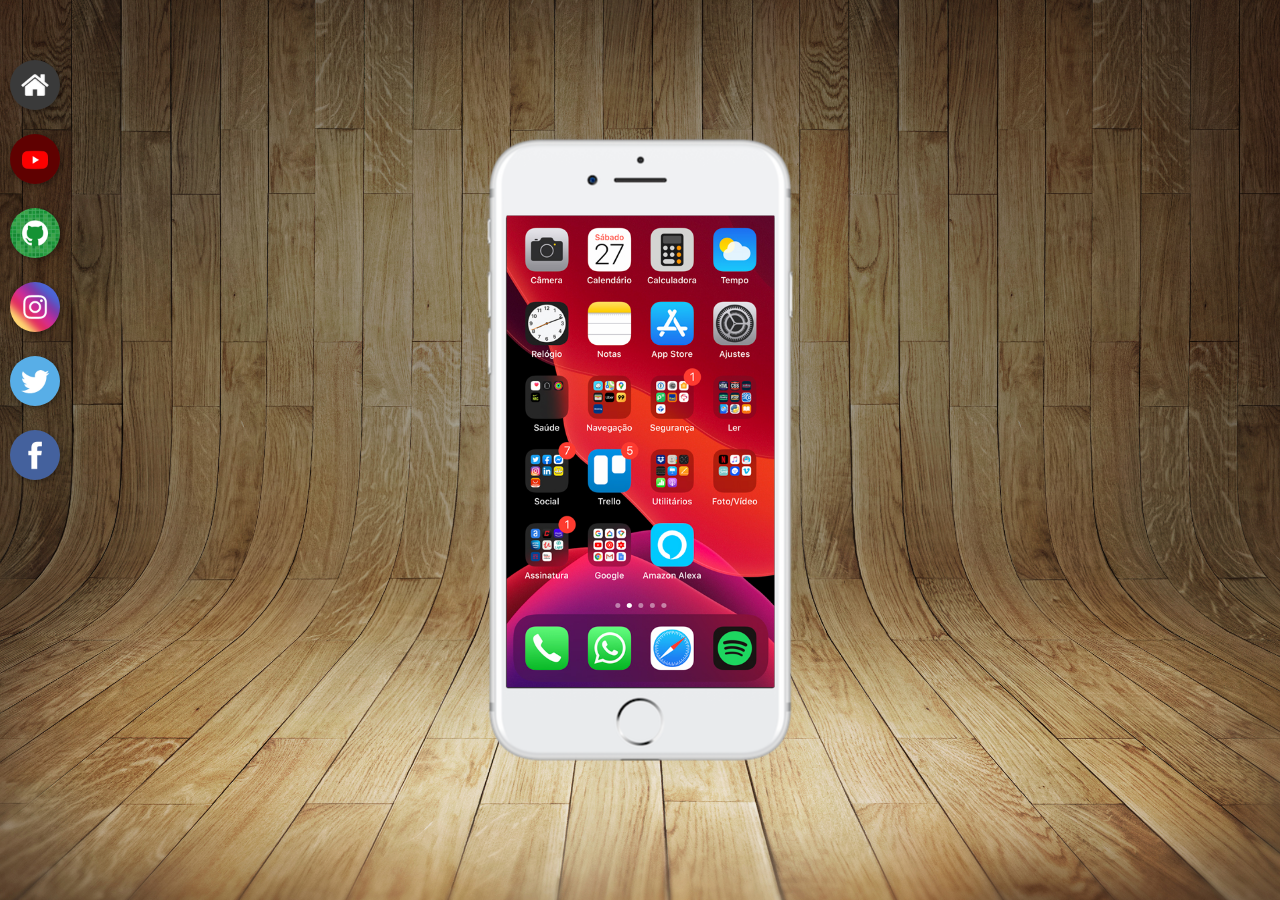
<file: index.html>
<!DOCTYPE html>
<html lang="pt-br">
<head>
    <meta charset="UTF-8">
    <meta http-equiv="X-UA-Compatible" content="IE=edge">
    <meta name="viewport" content="width=device-width, initial-scale=1.0">
    <title>Projeto Redes Sociais</title>
    <link rel="stylesheet" href="estilos/style.css">
    <link rel="shortcut icon" href="imagens/favicon.ico" type="image/x-icon">
</head>
<body>
    <main>
        <section id="phone">
            <iframe src="home.html" frameborder="0" name="tela" id="tela"></iframe>
        </section>
        <section id="redes">
            <a href="home.html" target="tela"><img src="imagens/logo-home.jpg" alt="Home"></a> <br> 
            <a href="youtube.html" target="tela"><img src="imagens/logo-youtube.jpg" alt="Youtube"></a> <br> 
            <a href="github.html" target="tela"><img src="imagens/logo-github.jpg" alt="GitHub"></a>  <br>
            <a href="instagram.html" target="tela"><img src="imagens/logo-instagram.jpg" alt="Instagram"></a> <br> 
            <a href="twitter.html" target="tela"><img src="imagens/logo-twitter.jpg" alt="Twitter"></a> <br>
            <a href="facebook.html" target="tela"><img src="imagens/logo-facebook.jpg" alt="Facebook"></a>
        </section>
    </main>
</body>
</html>
</file>
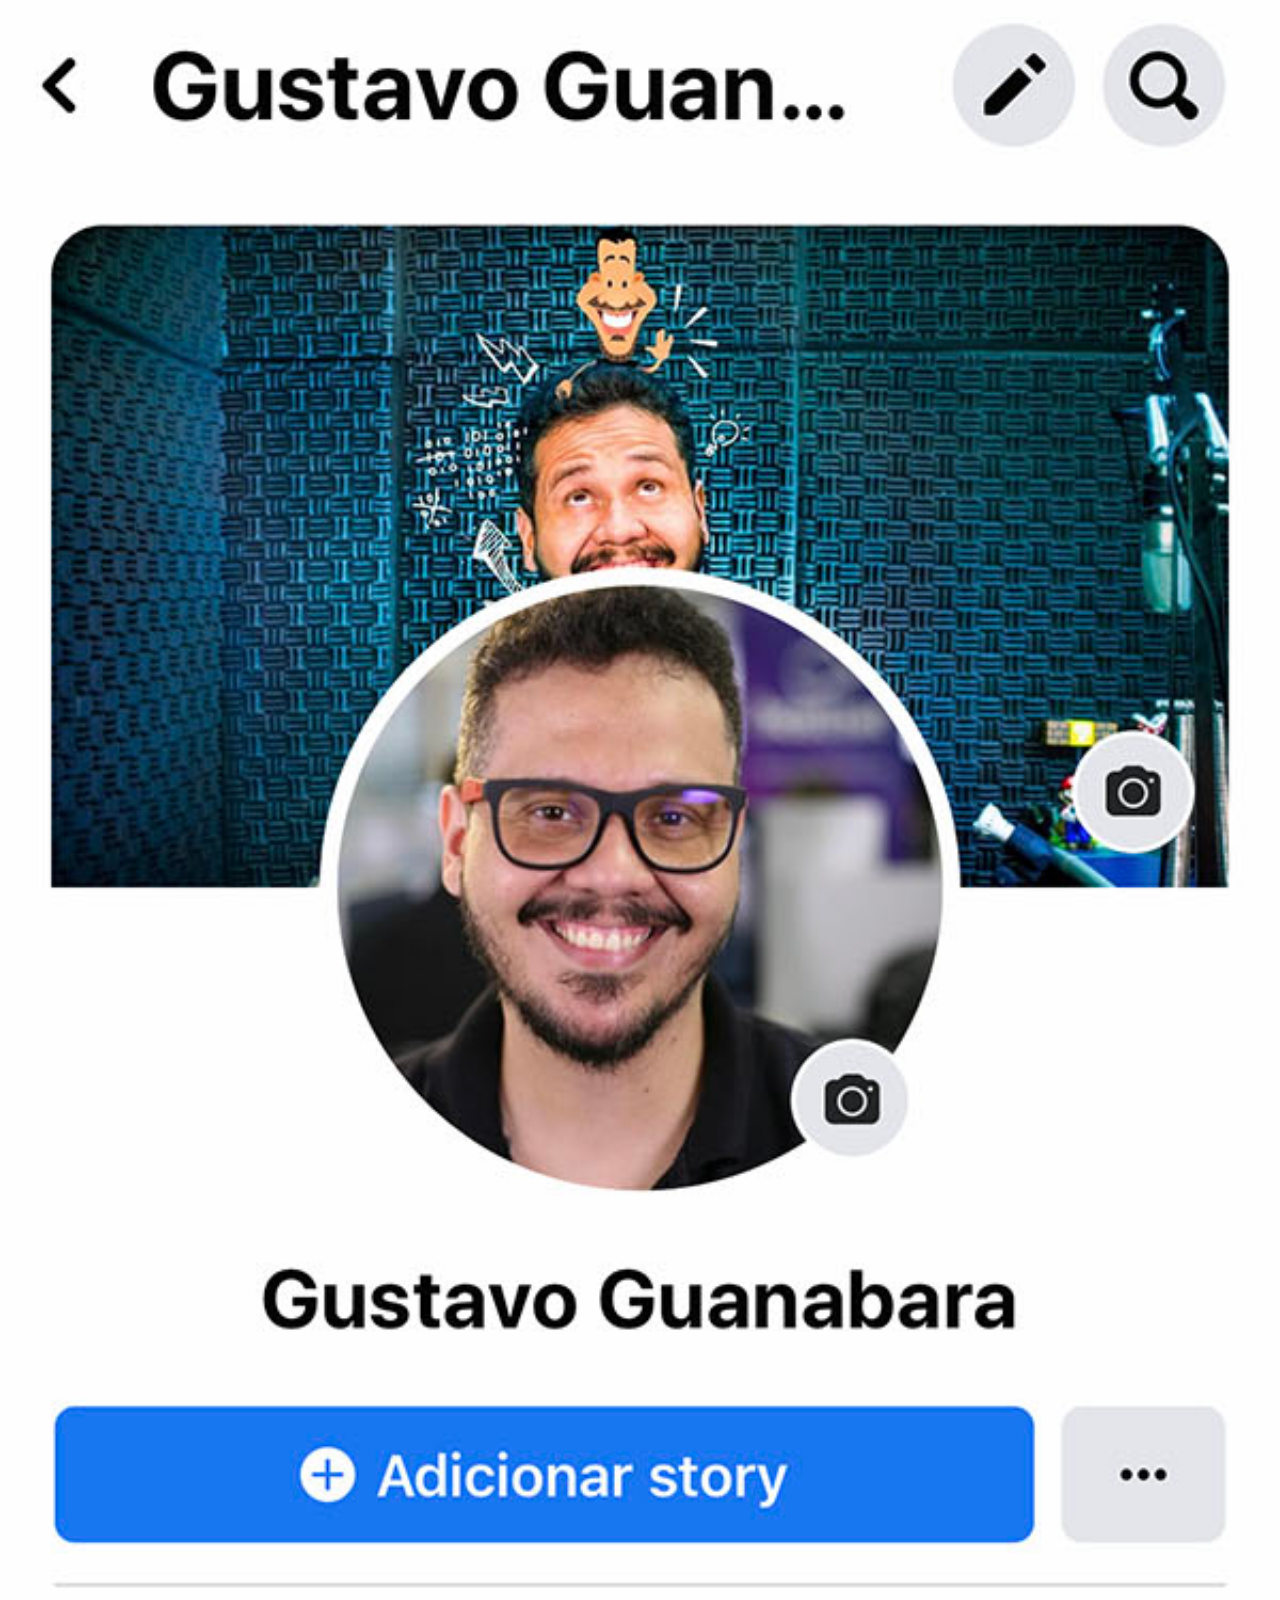
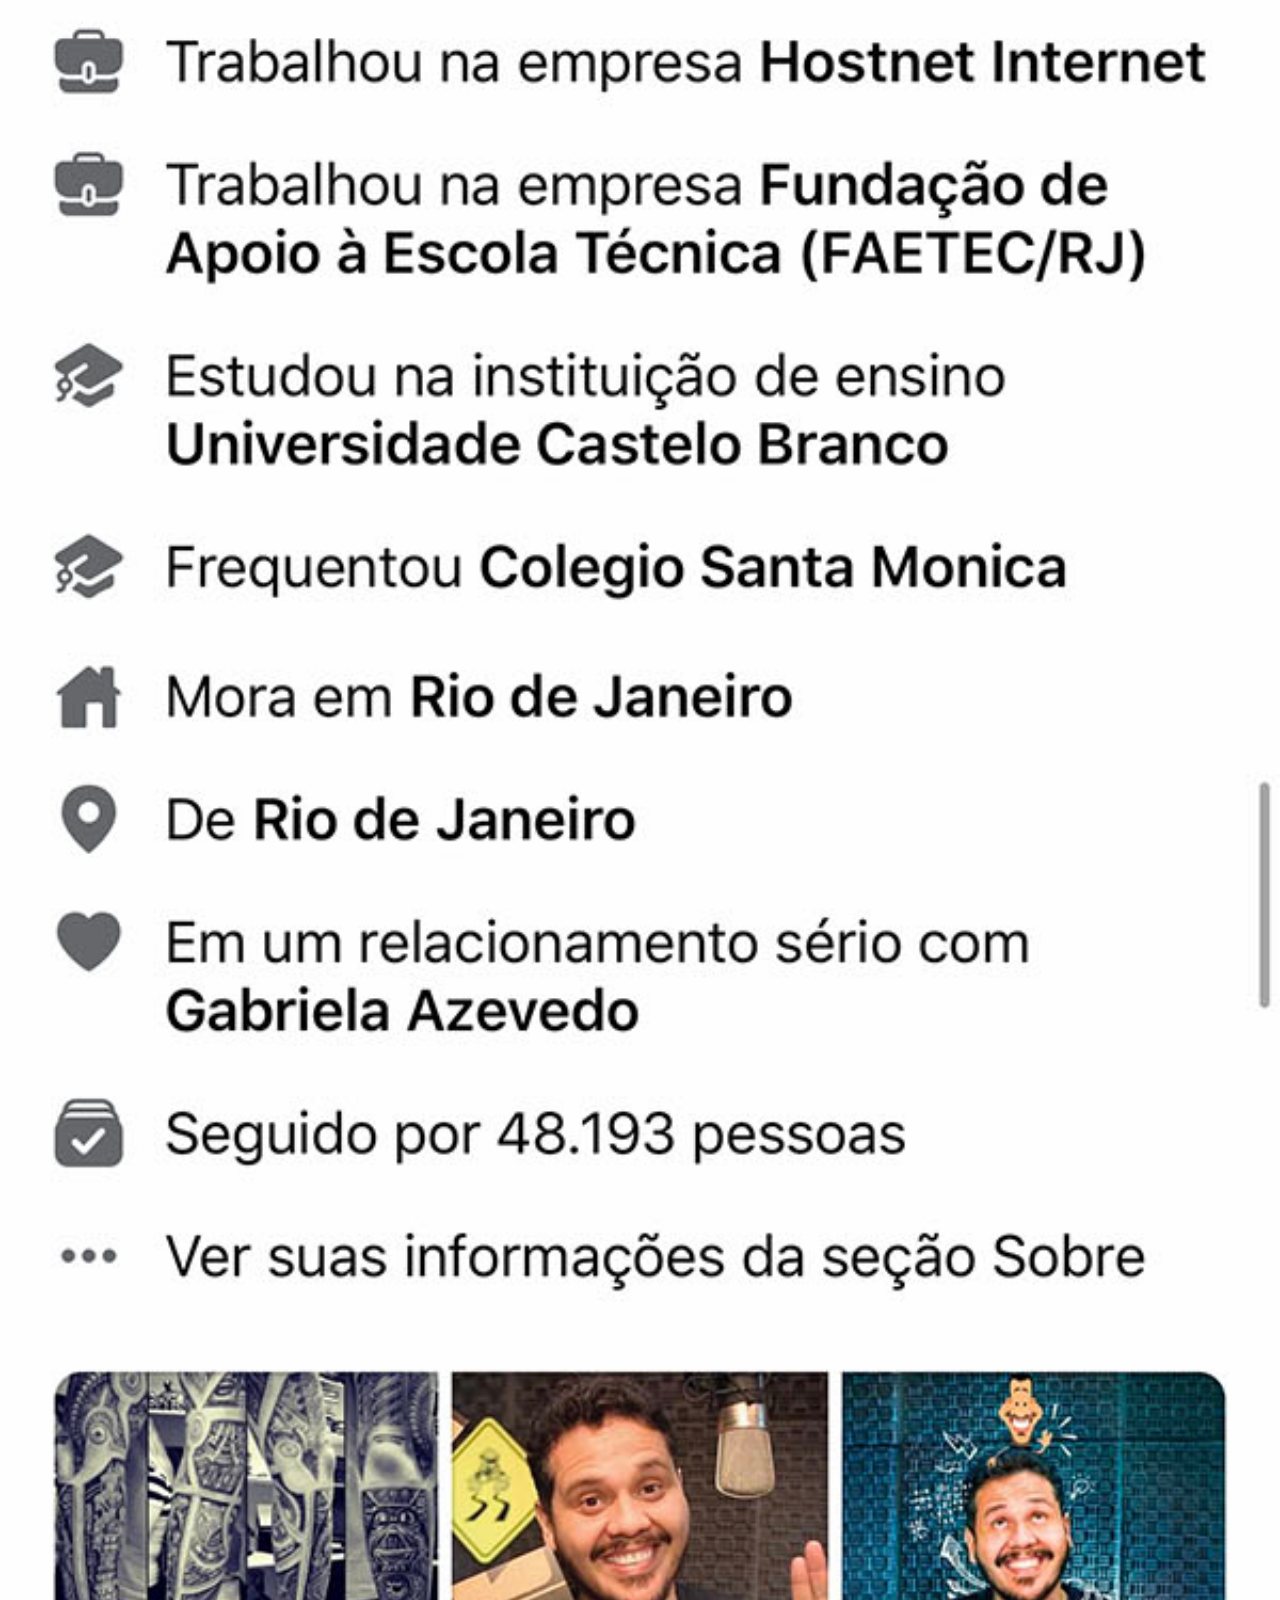
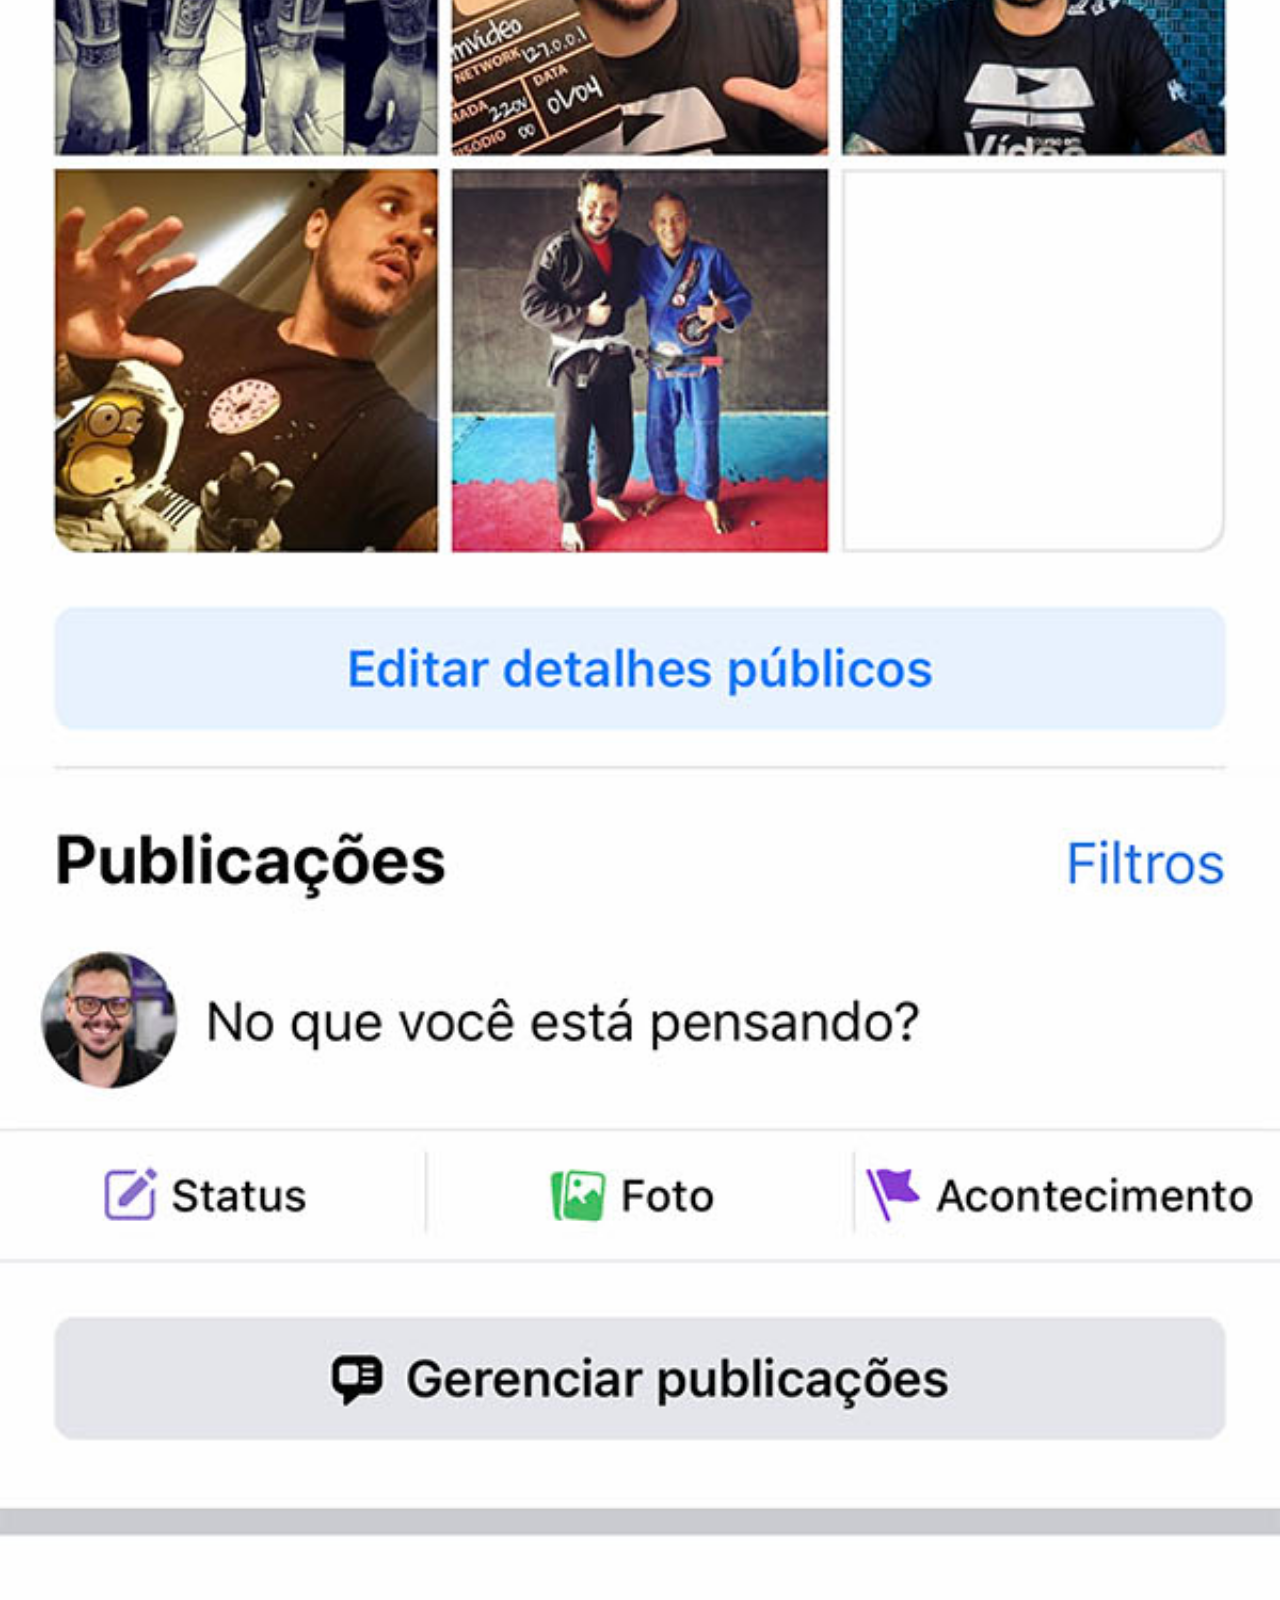
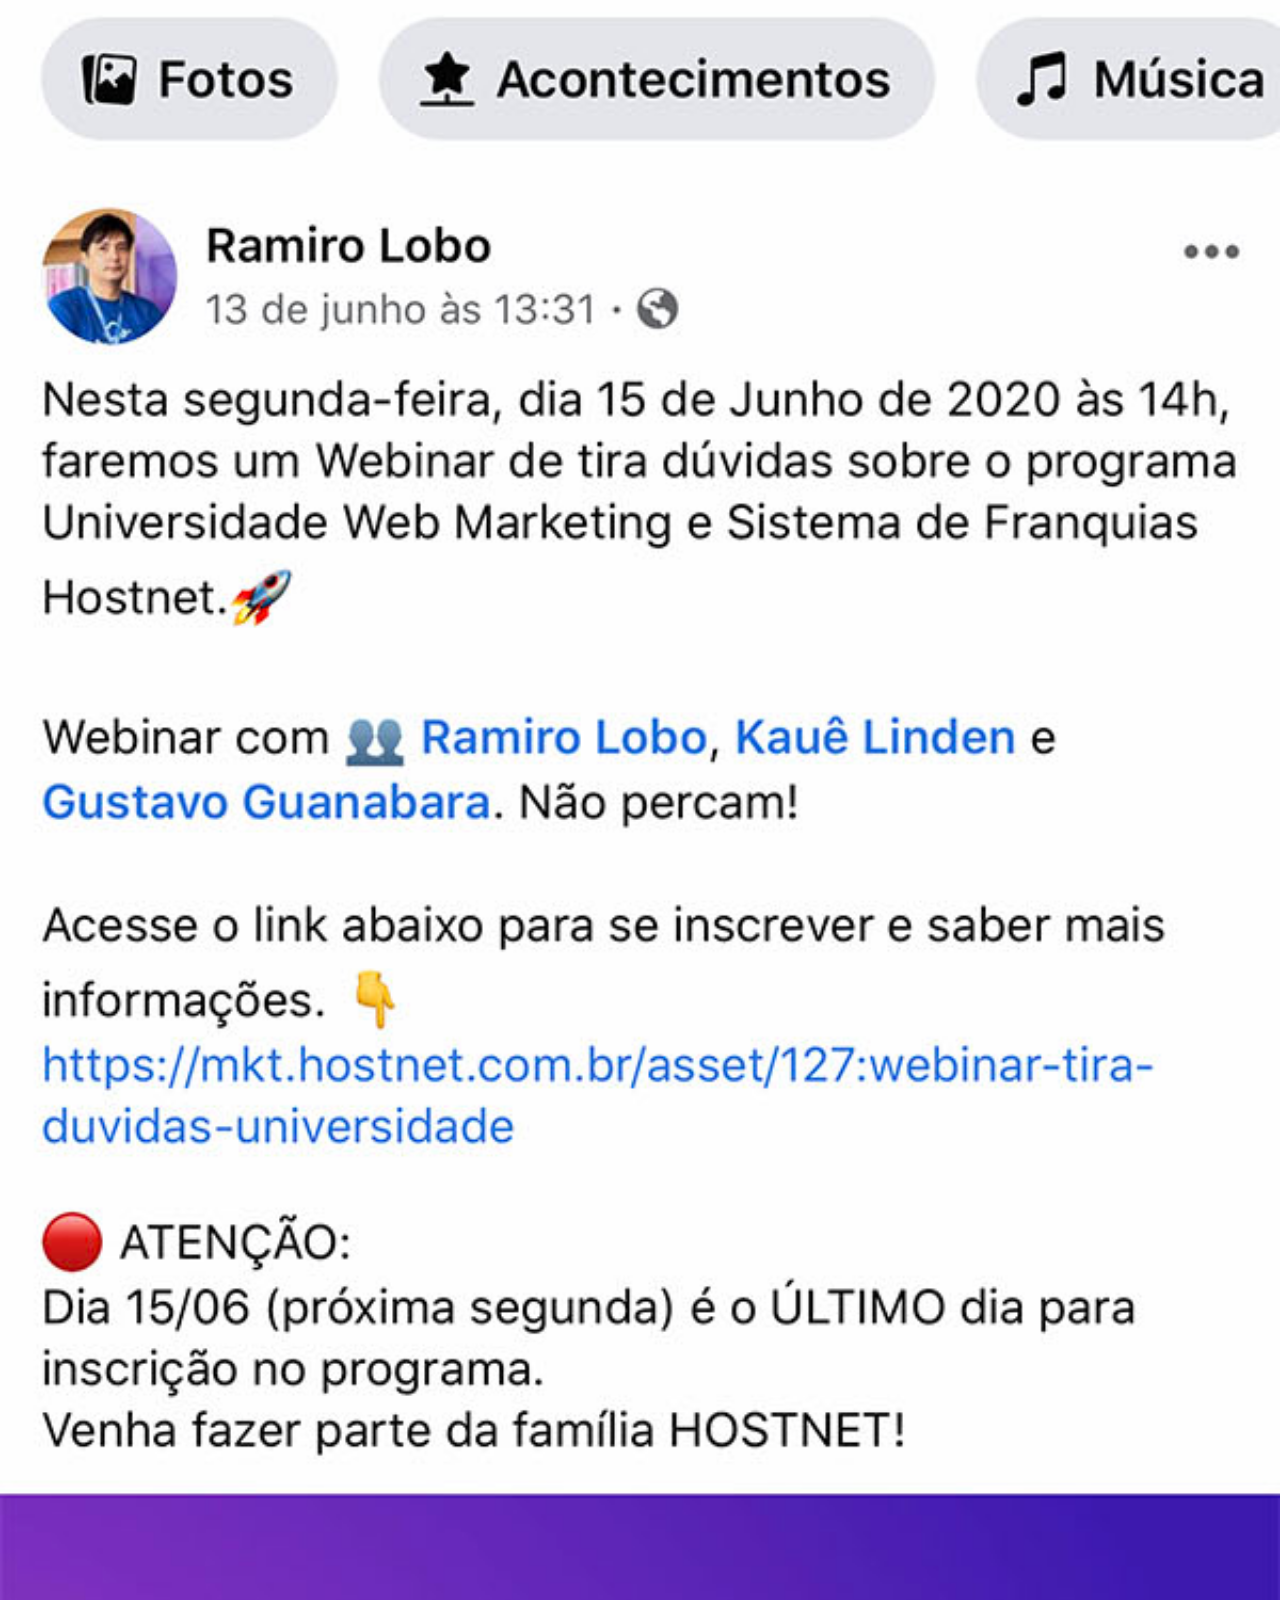
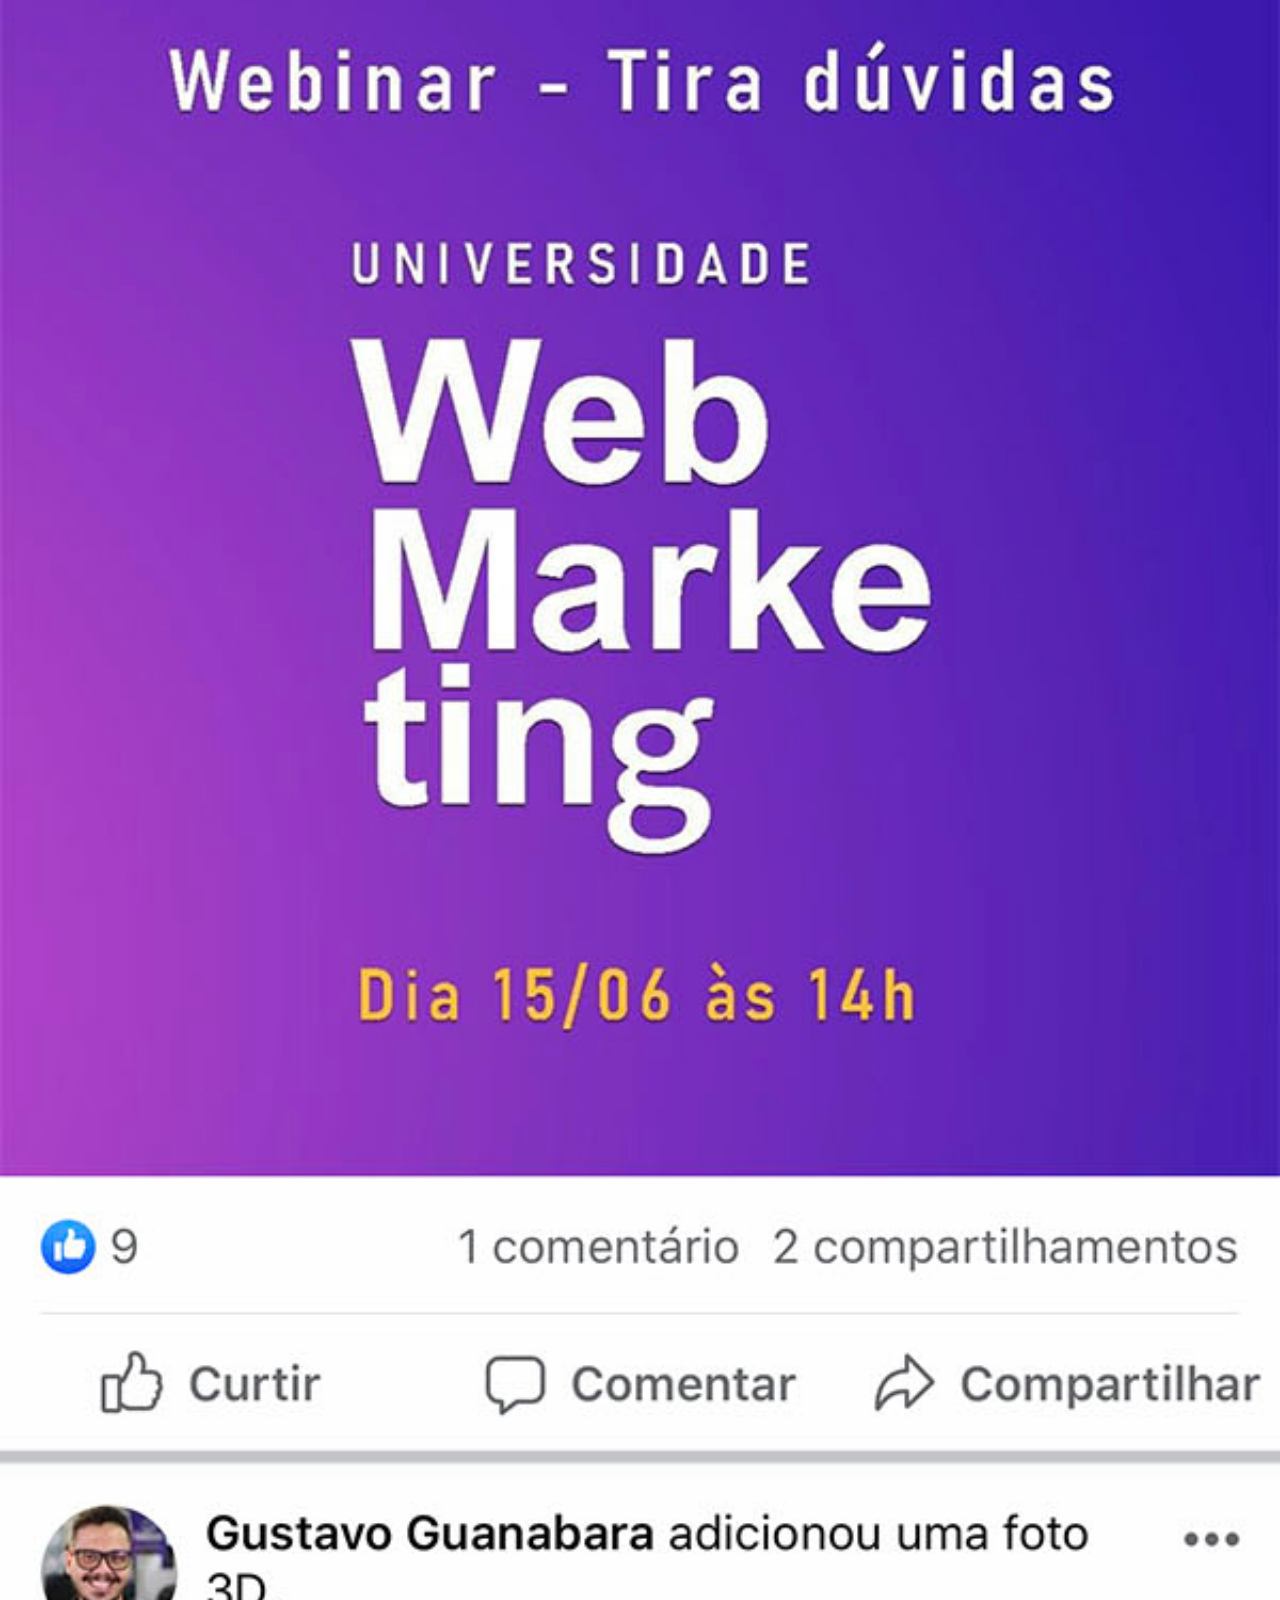
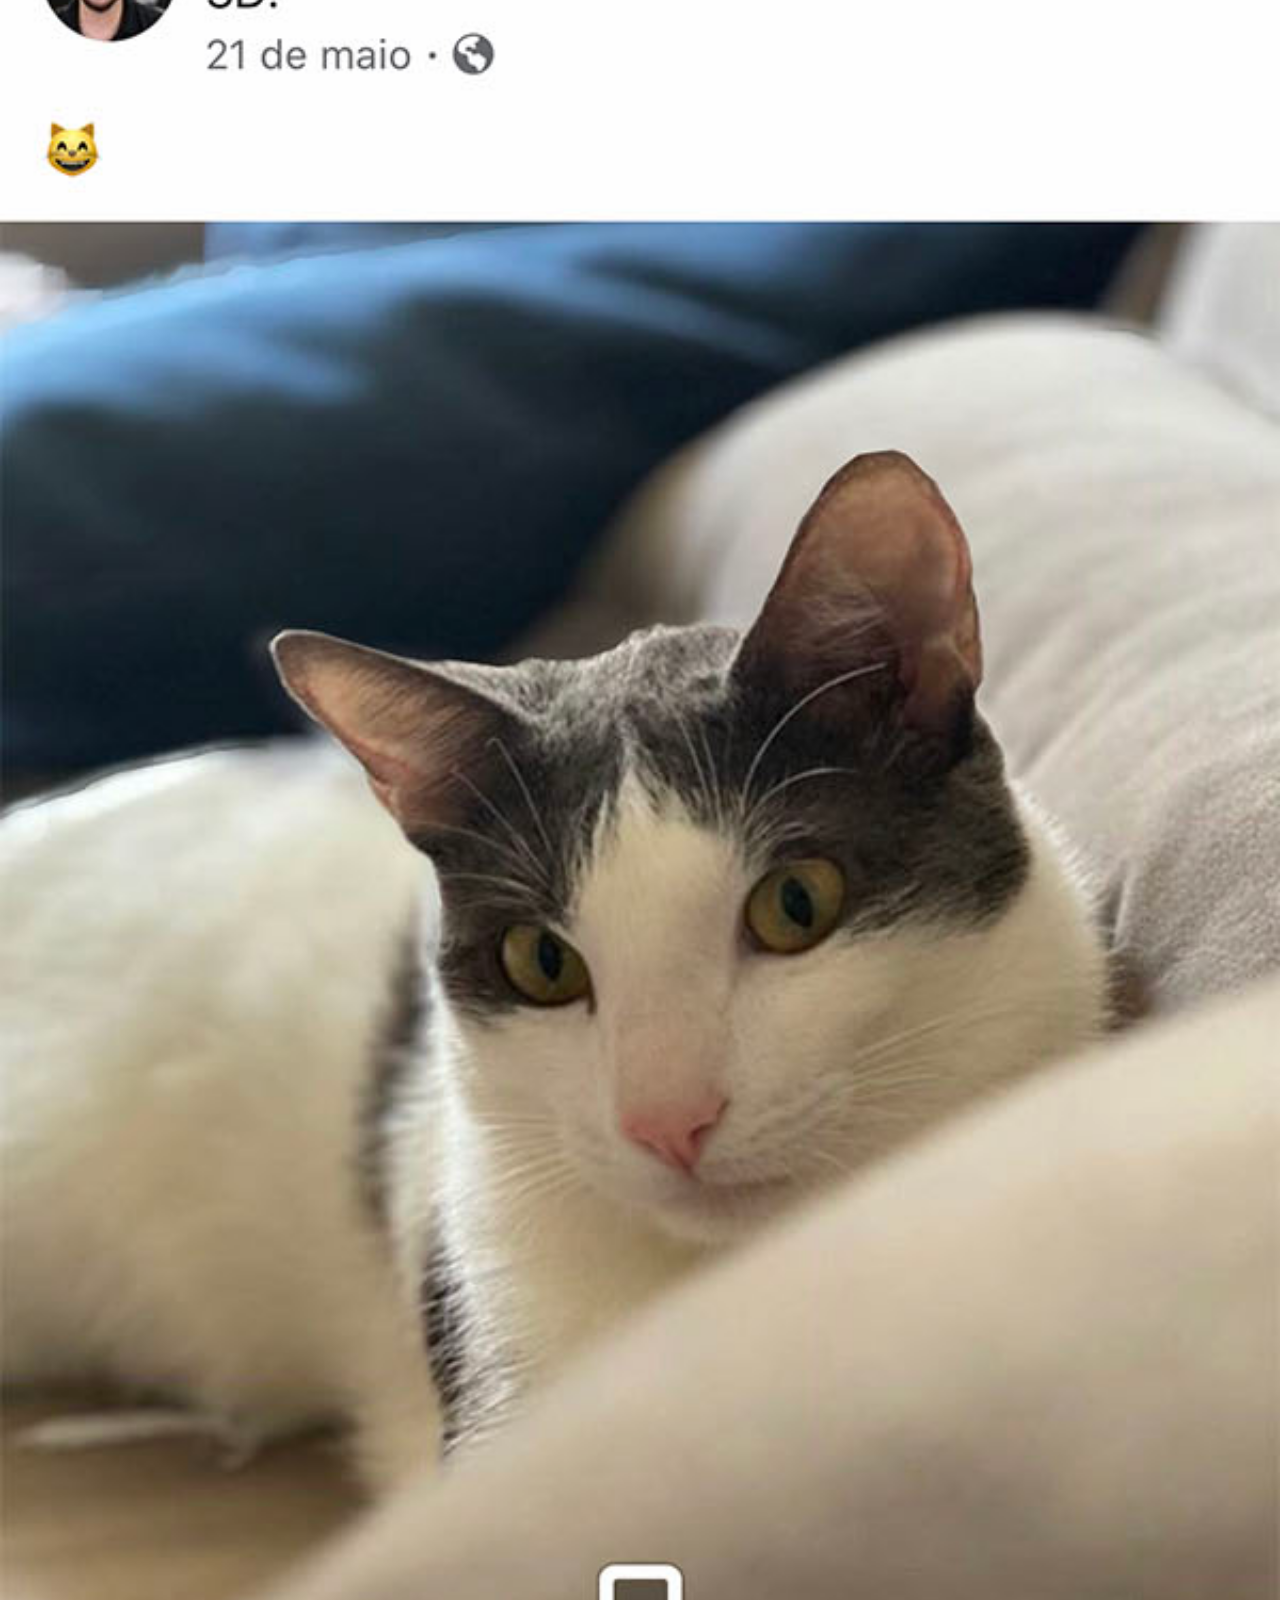
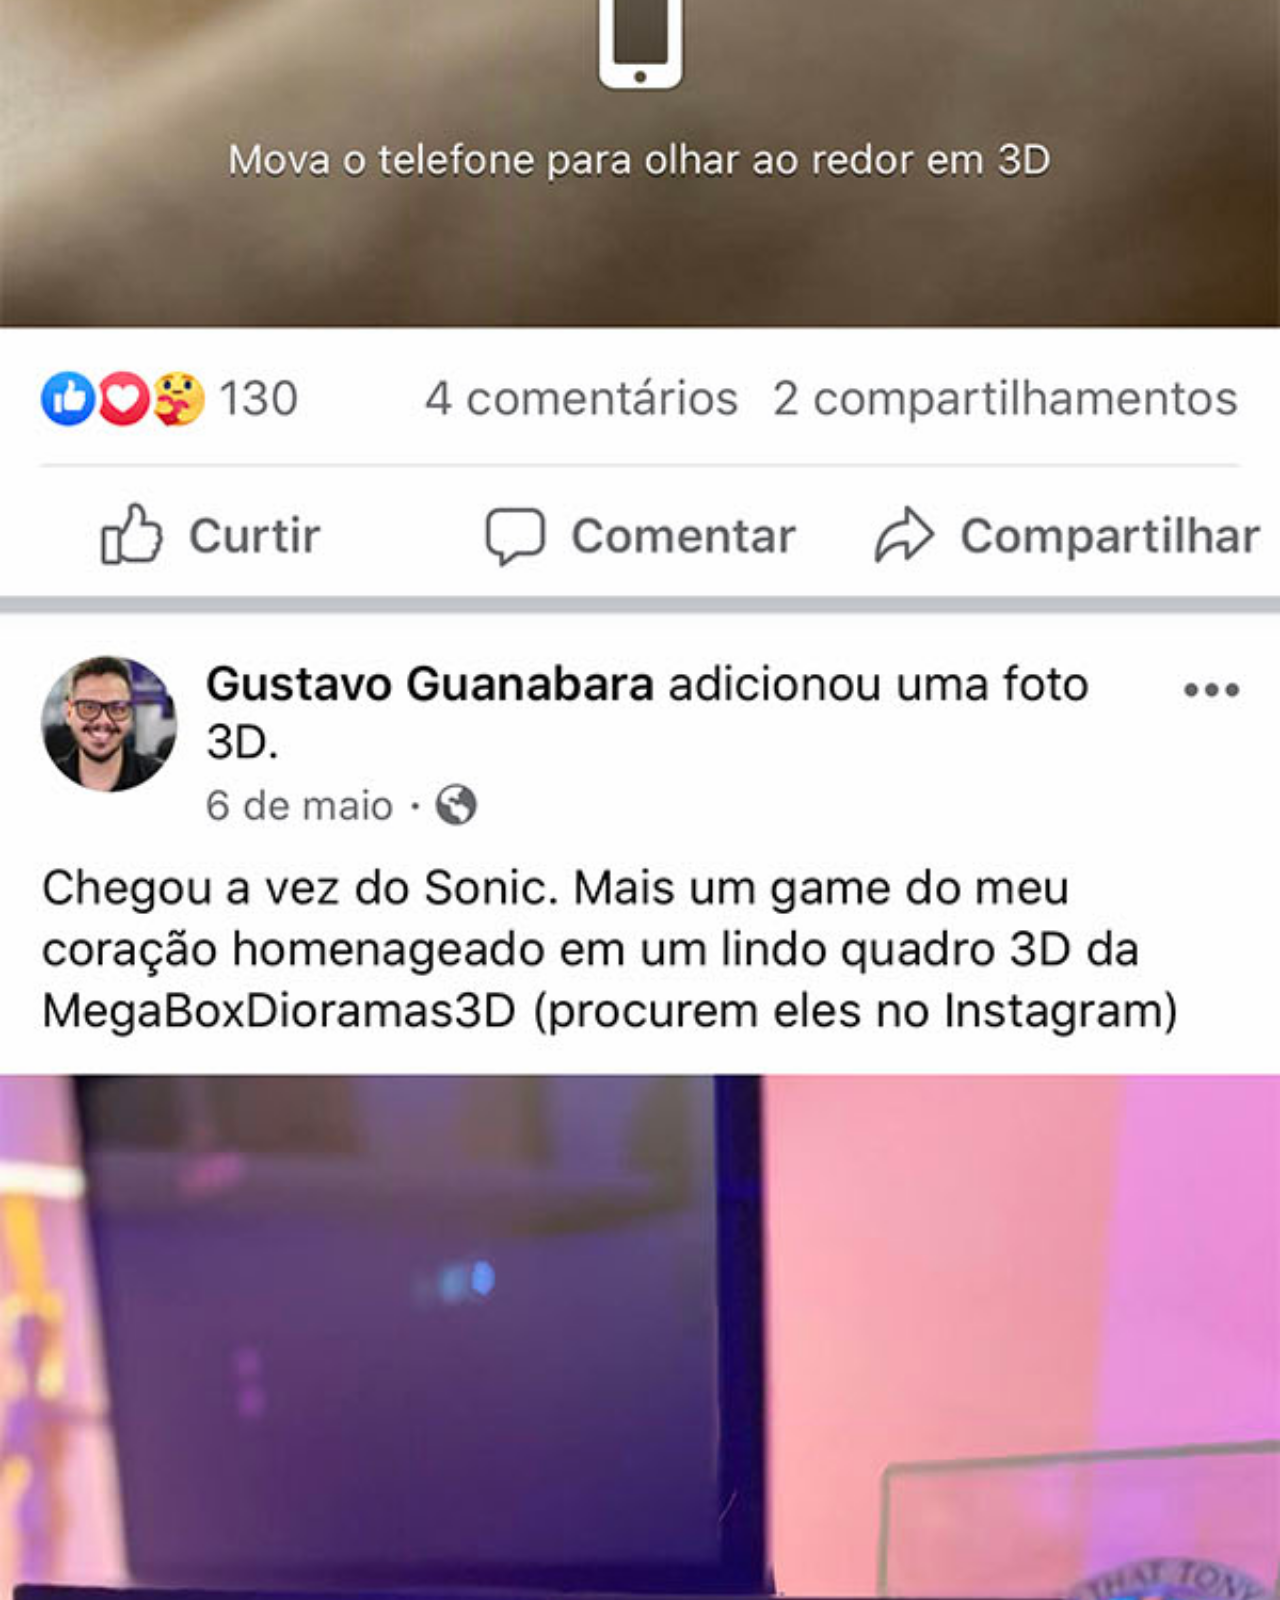
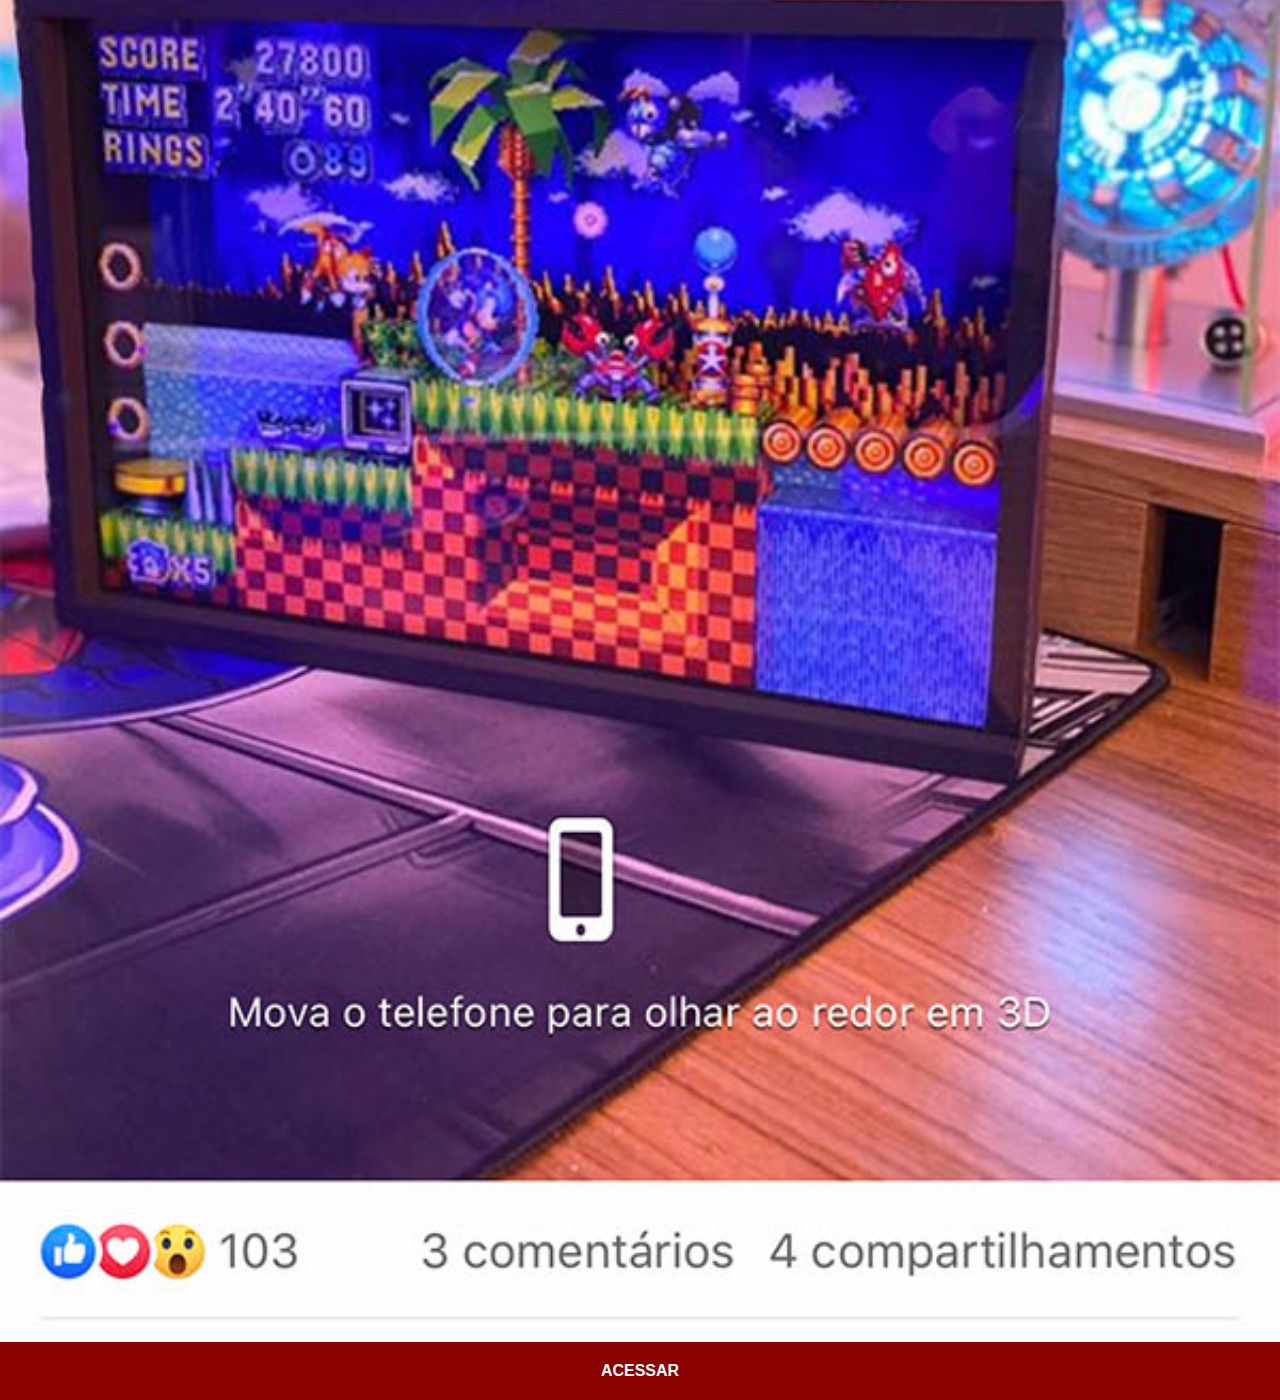
<file: facebook.html>
<!DOCTYPE html>
<html lang="en">
<head>
    <meta charset="UTF-8">
    <meta http-equiv="X-UA-Compatible" content="IE=edge">
    <meta name="viewport" content="width=device-width, initial-scale=1.0">
    <title>Document</title>
    <link rel="stylesheet" href="estilos/social/style.css">
</head>
<body>
    <img src="imagens/tela-facebook.jpg" alt="Facebook">
    <a href="https://pt-br.facebook.com/" target="_blank" id="fb">ACESSAR</a>
</body>
</html>
</file>
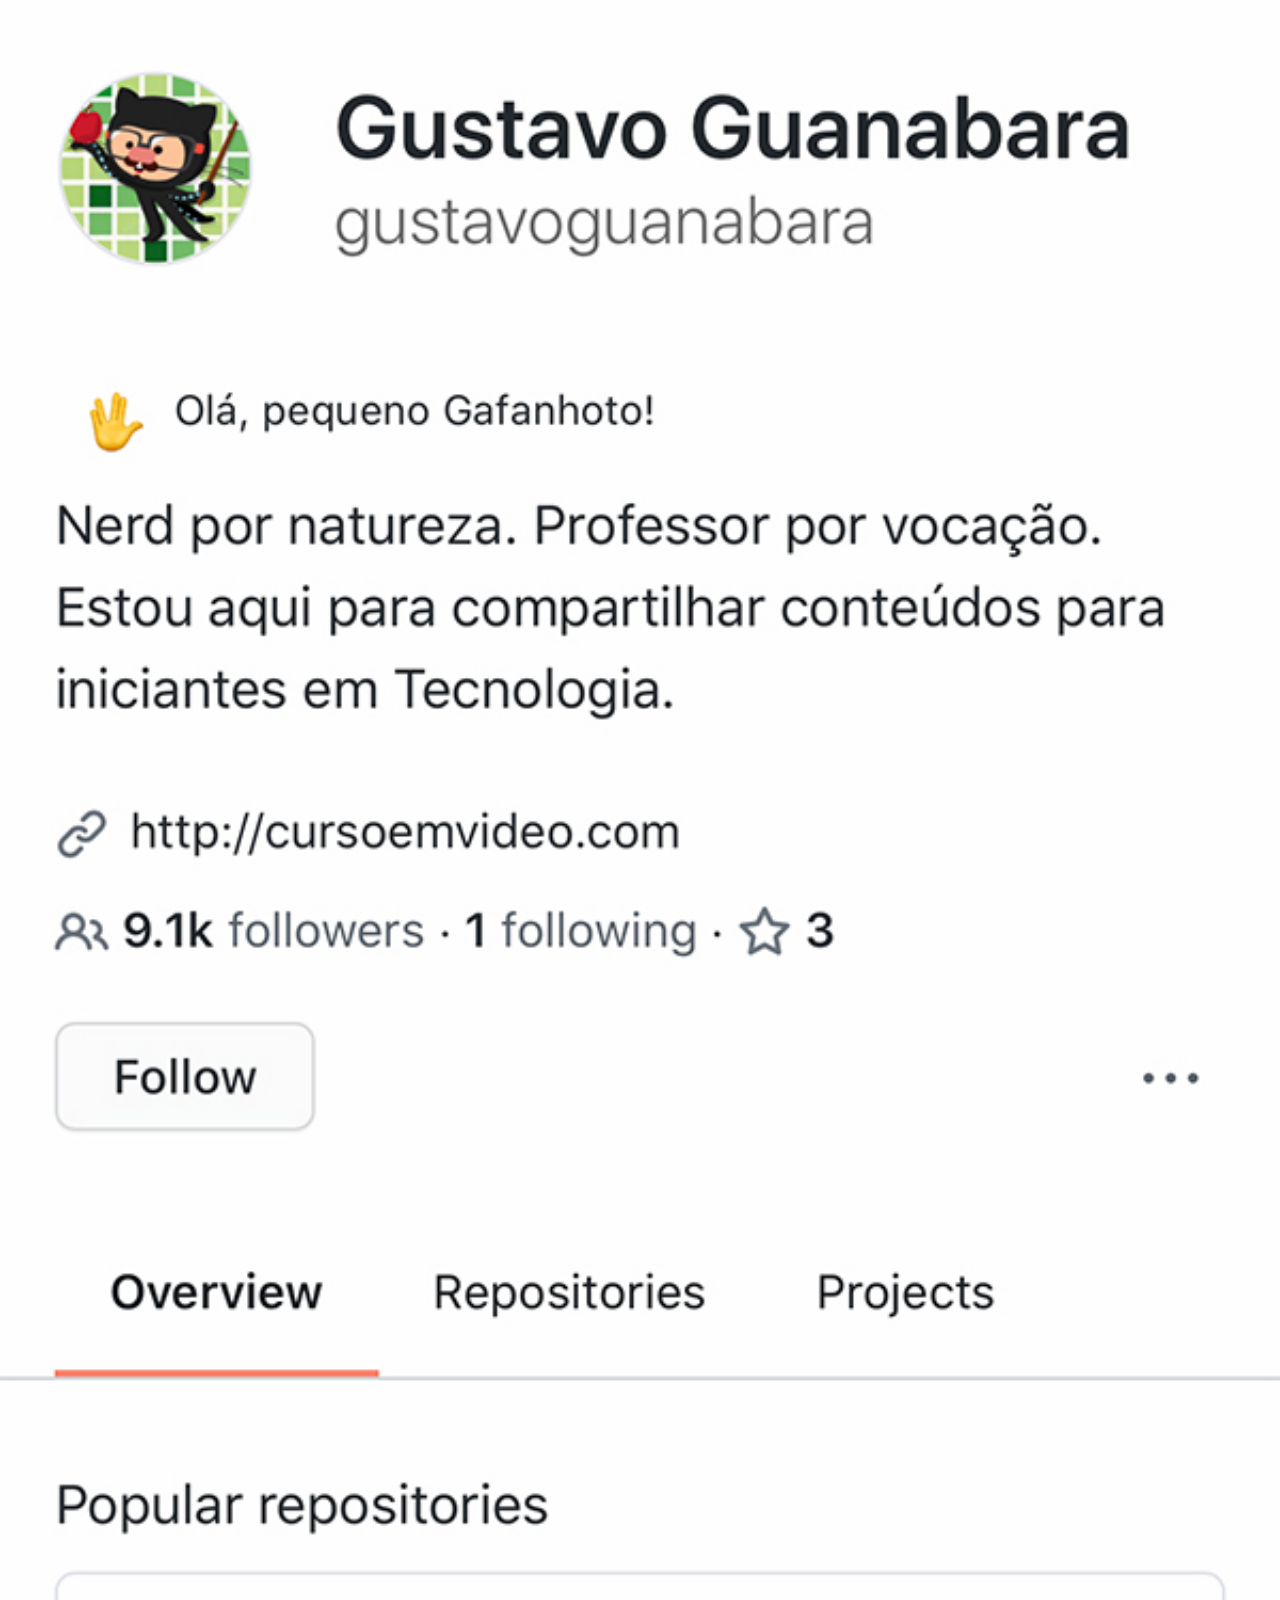
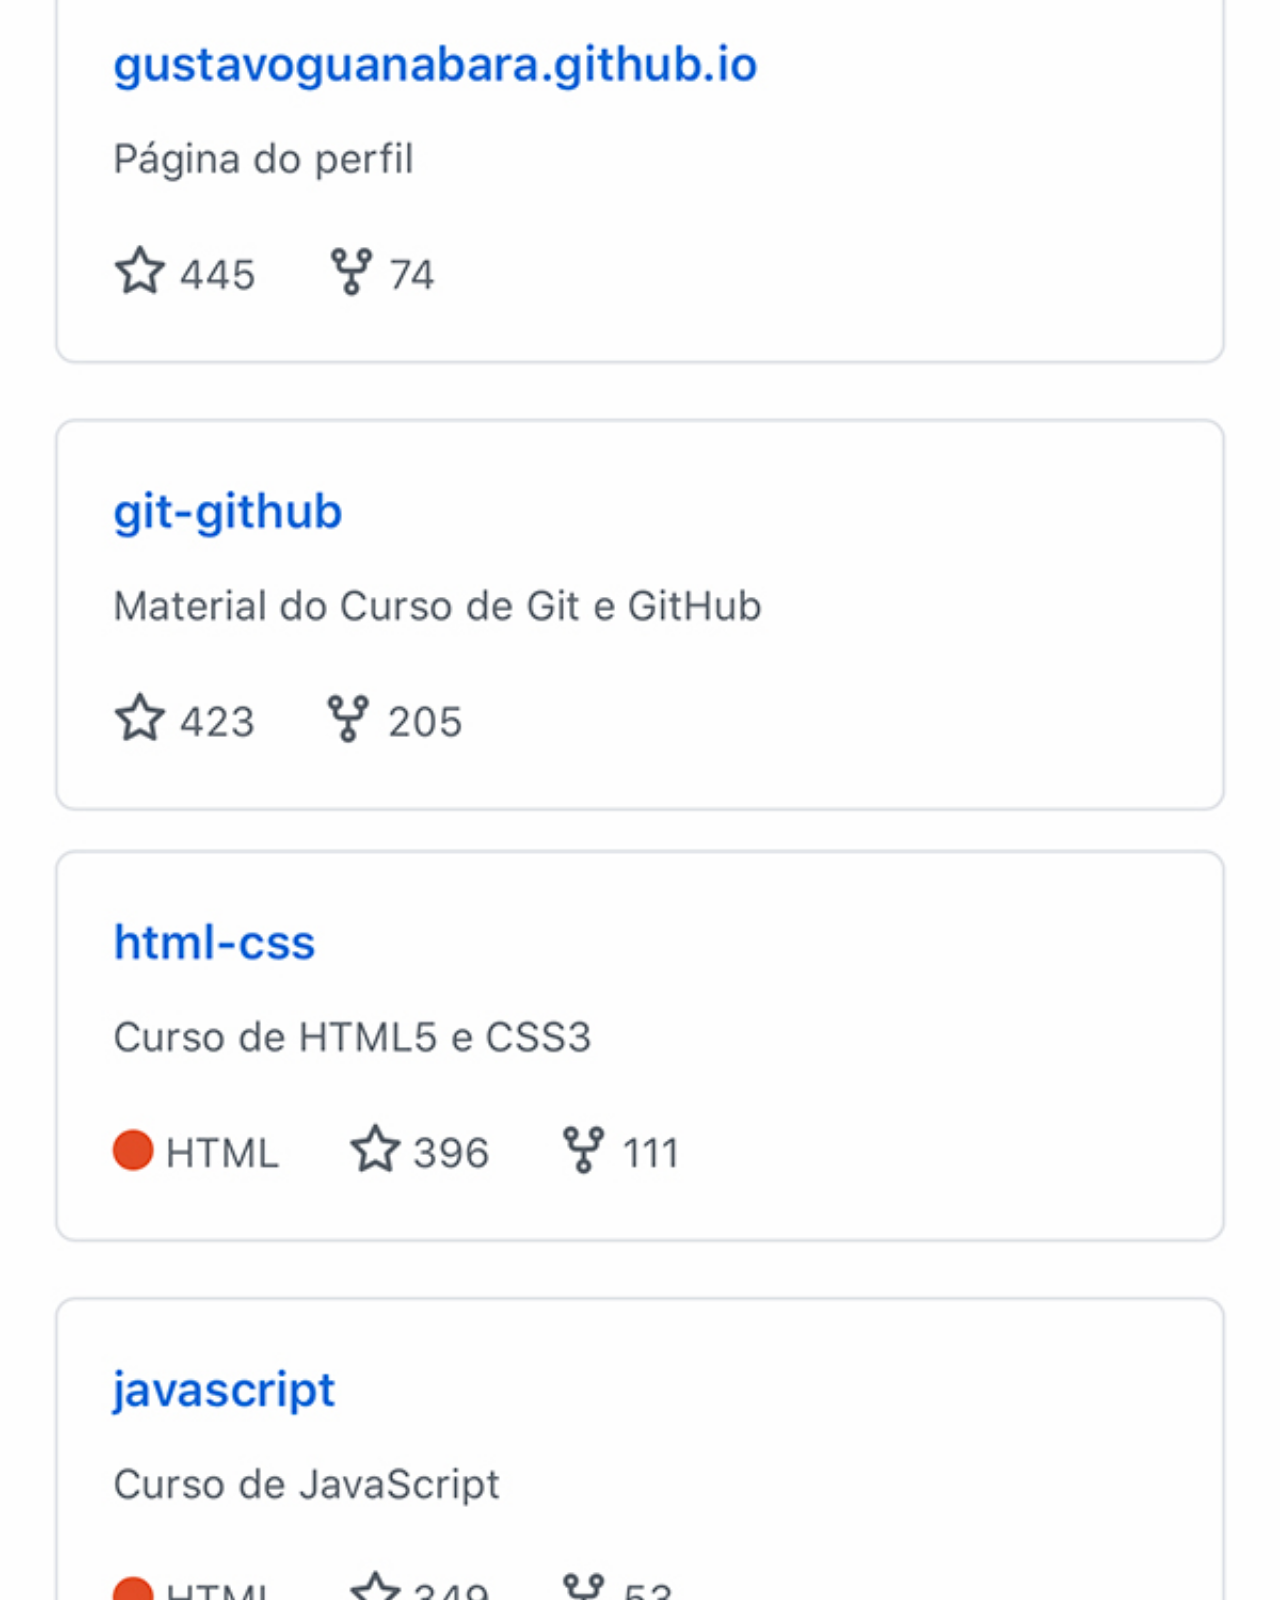
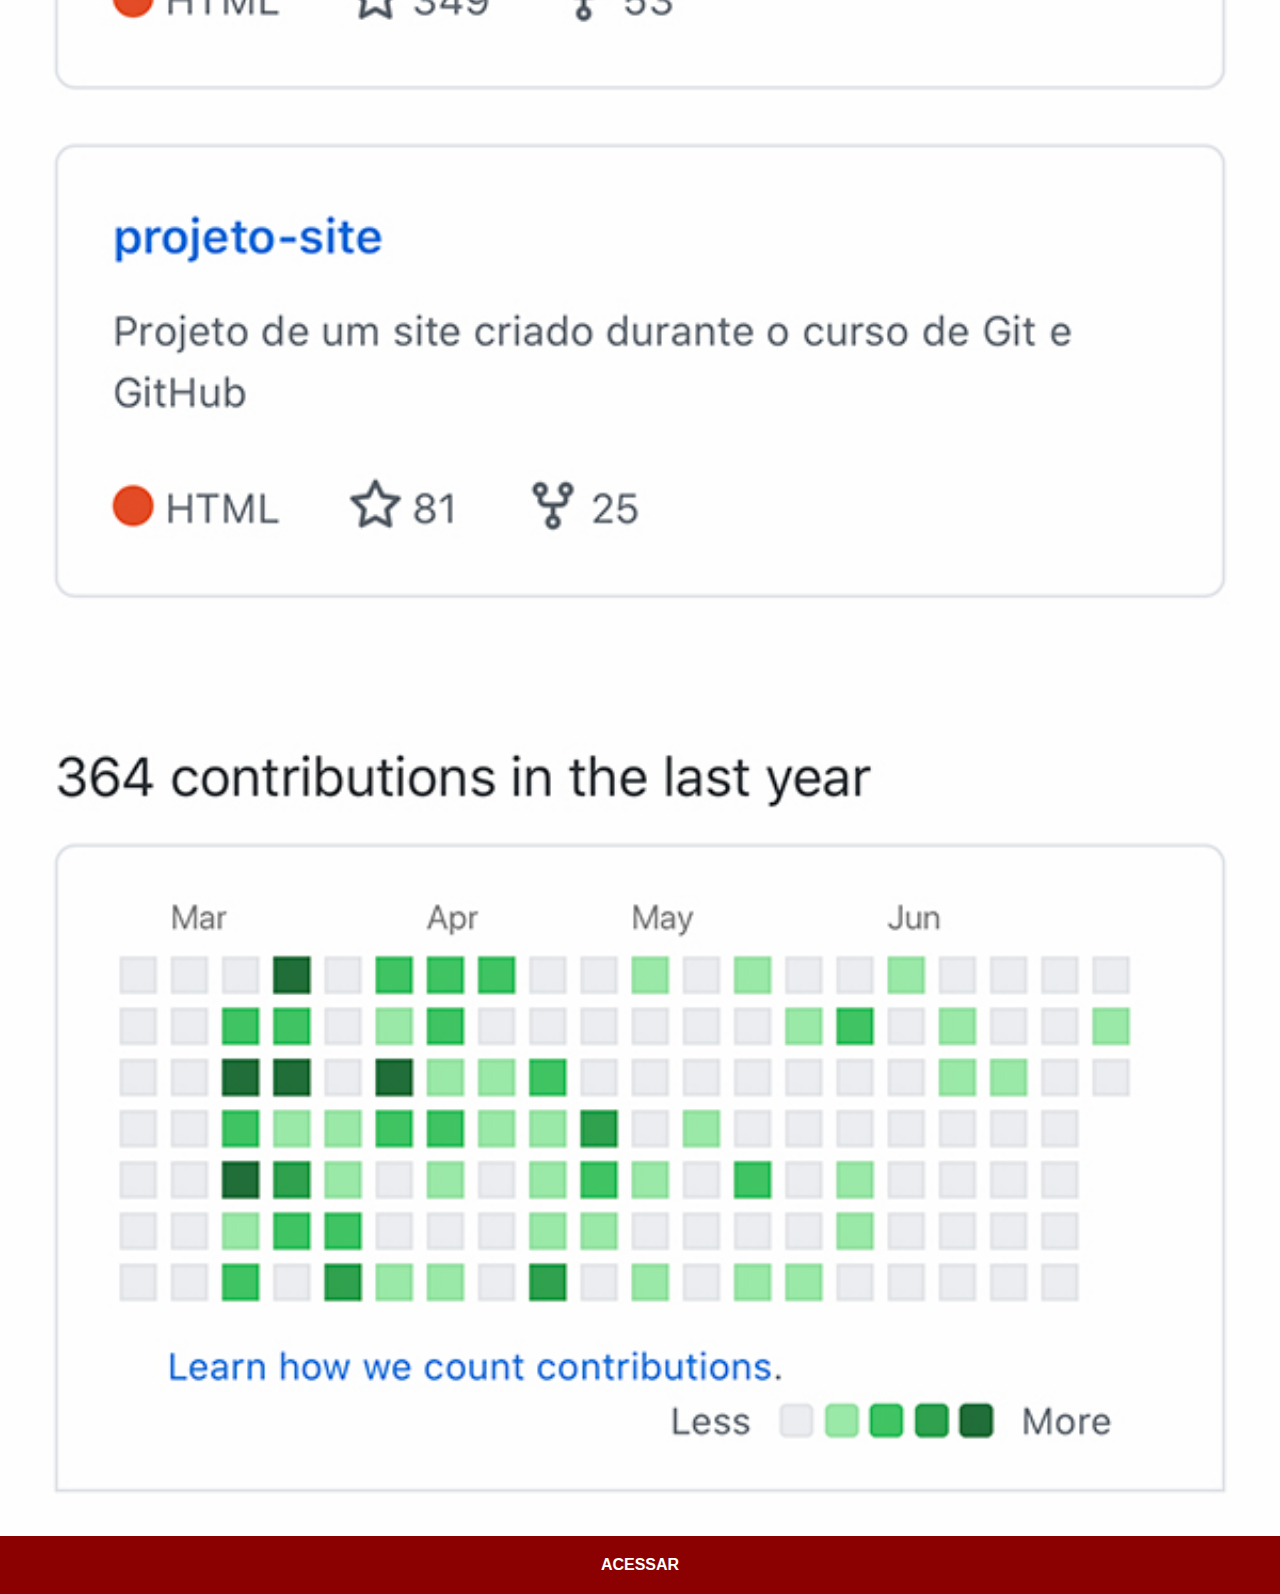
<file: github.html>
<!DOCTYPE html>
<html lang="en">
<head>
    <meta charset="UTF-8">
    <meta http-equiv="X-UA-Compatible" content="IE=edge">
    <meta name="viewport" content="width=device-width, initial-scale=1.0">
    <title>Document</title>
    <link rel="stylesheet" href="estilos/social/style.css">
</head>
<body>
    <img src="imagens/tela-github.jpg" alt="GitHub">
    <a href="https://github.com/gustavoguanabara" id="gh">ACESSAR</a>
</body>
</html>
</file>
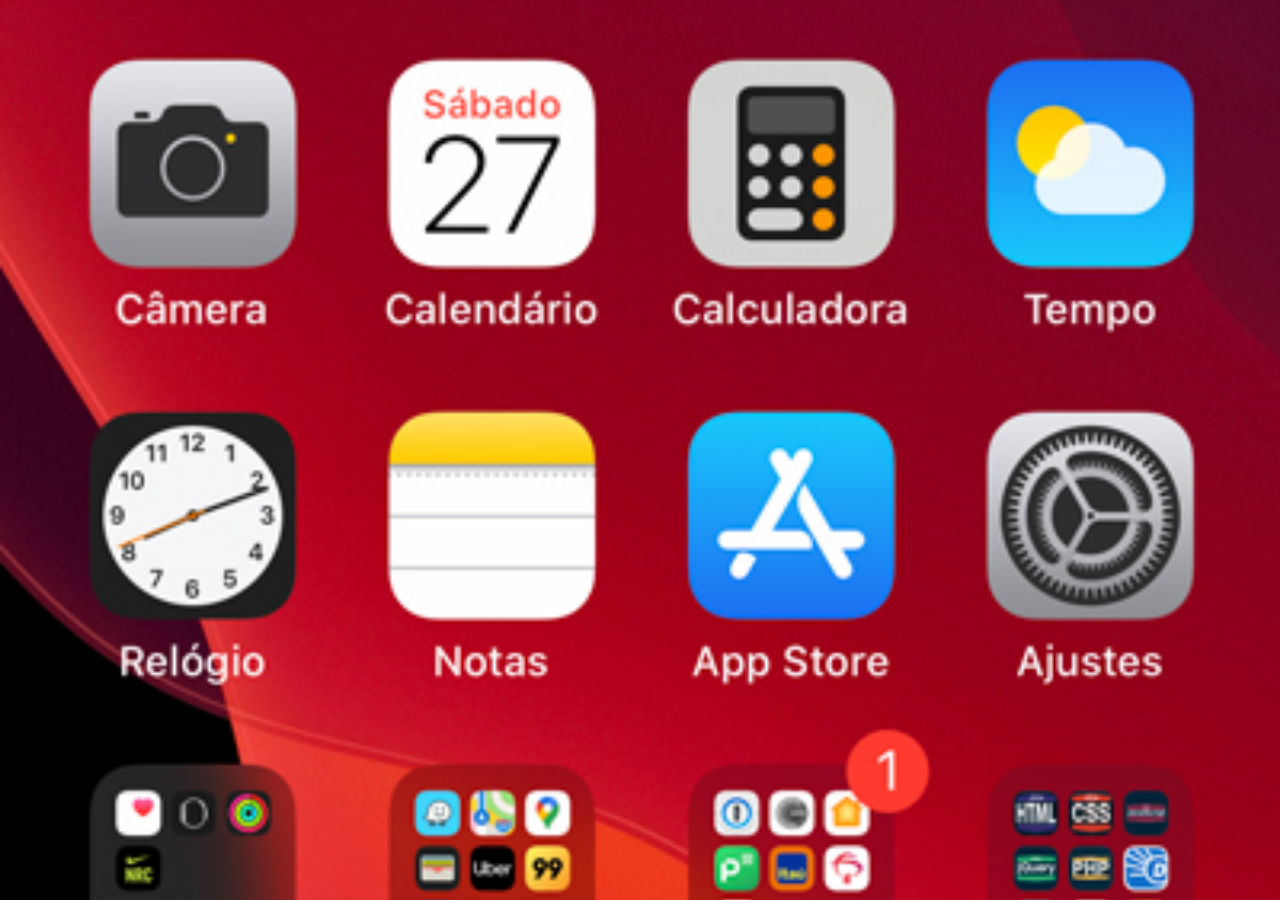
<file: home.html>
<!DOCTYPE html>
<html lang="pt-br">
<head>
    <meta charset="UTF-8">
    <meta http-equiv="X-UA-Compatible" content="IE=edge">
    <meta name="viewport" content="width=device-width, initial-scale=1.0">
    <title>Home</title>
    <style>
        *{
            margin: 0px;
            padding: 0px;
        }
        body{
            width: 100vw;
            height: 100vh;
            background: black url('../imagens/tela-home.jpg') no-repeat top center;
            background-size: cover;
              }
    </style>
</head>
<body>
    
</body>
</html>
</file>
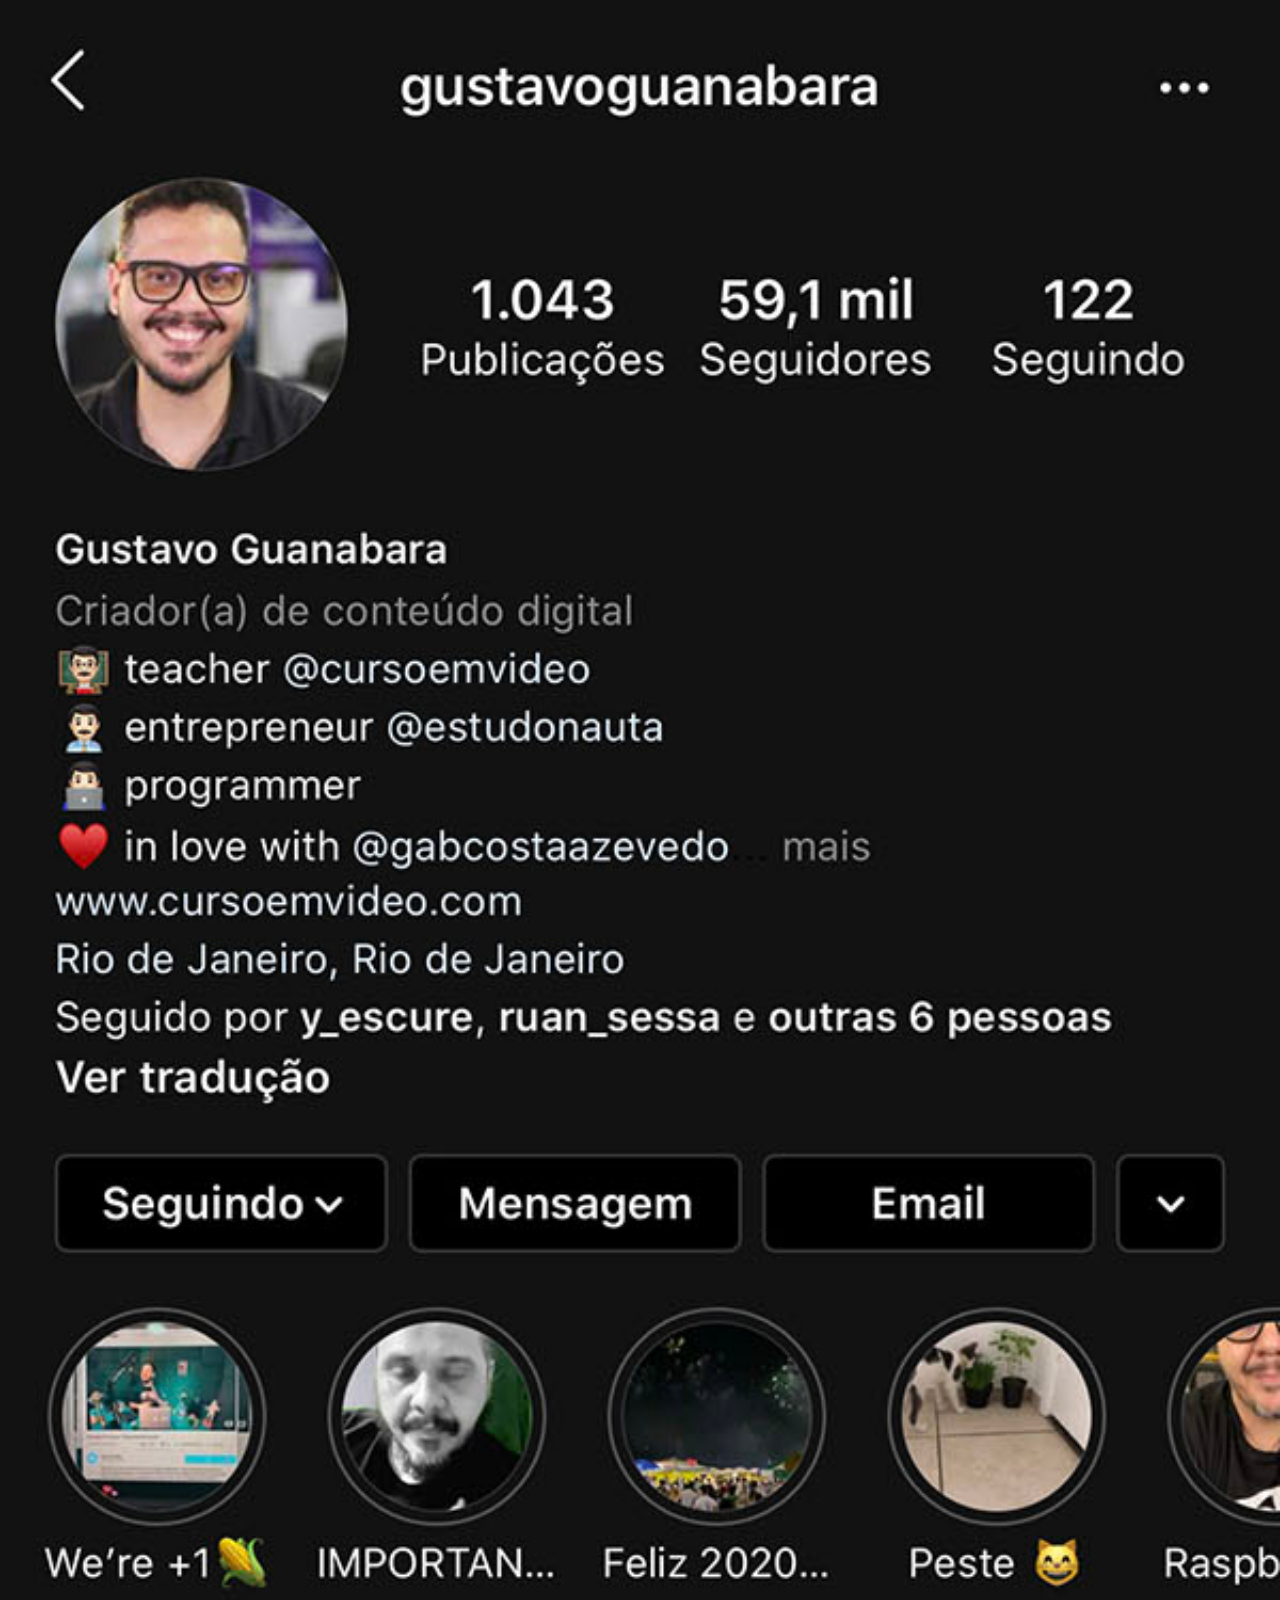
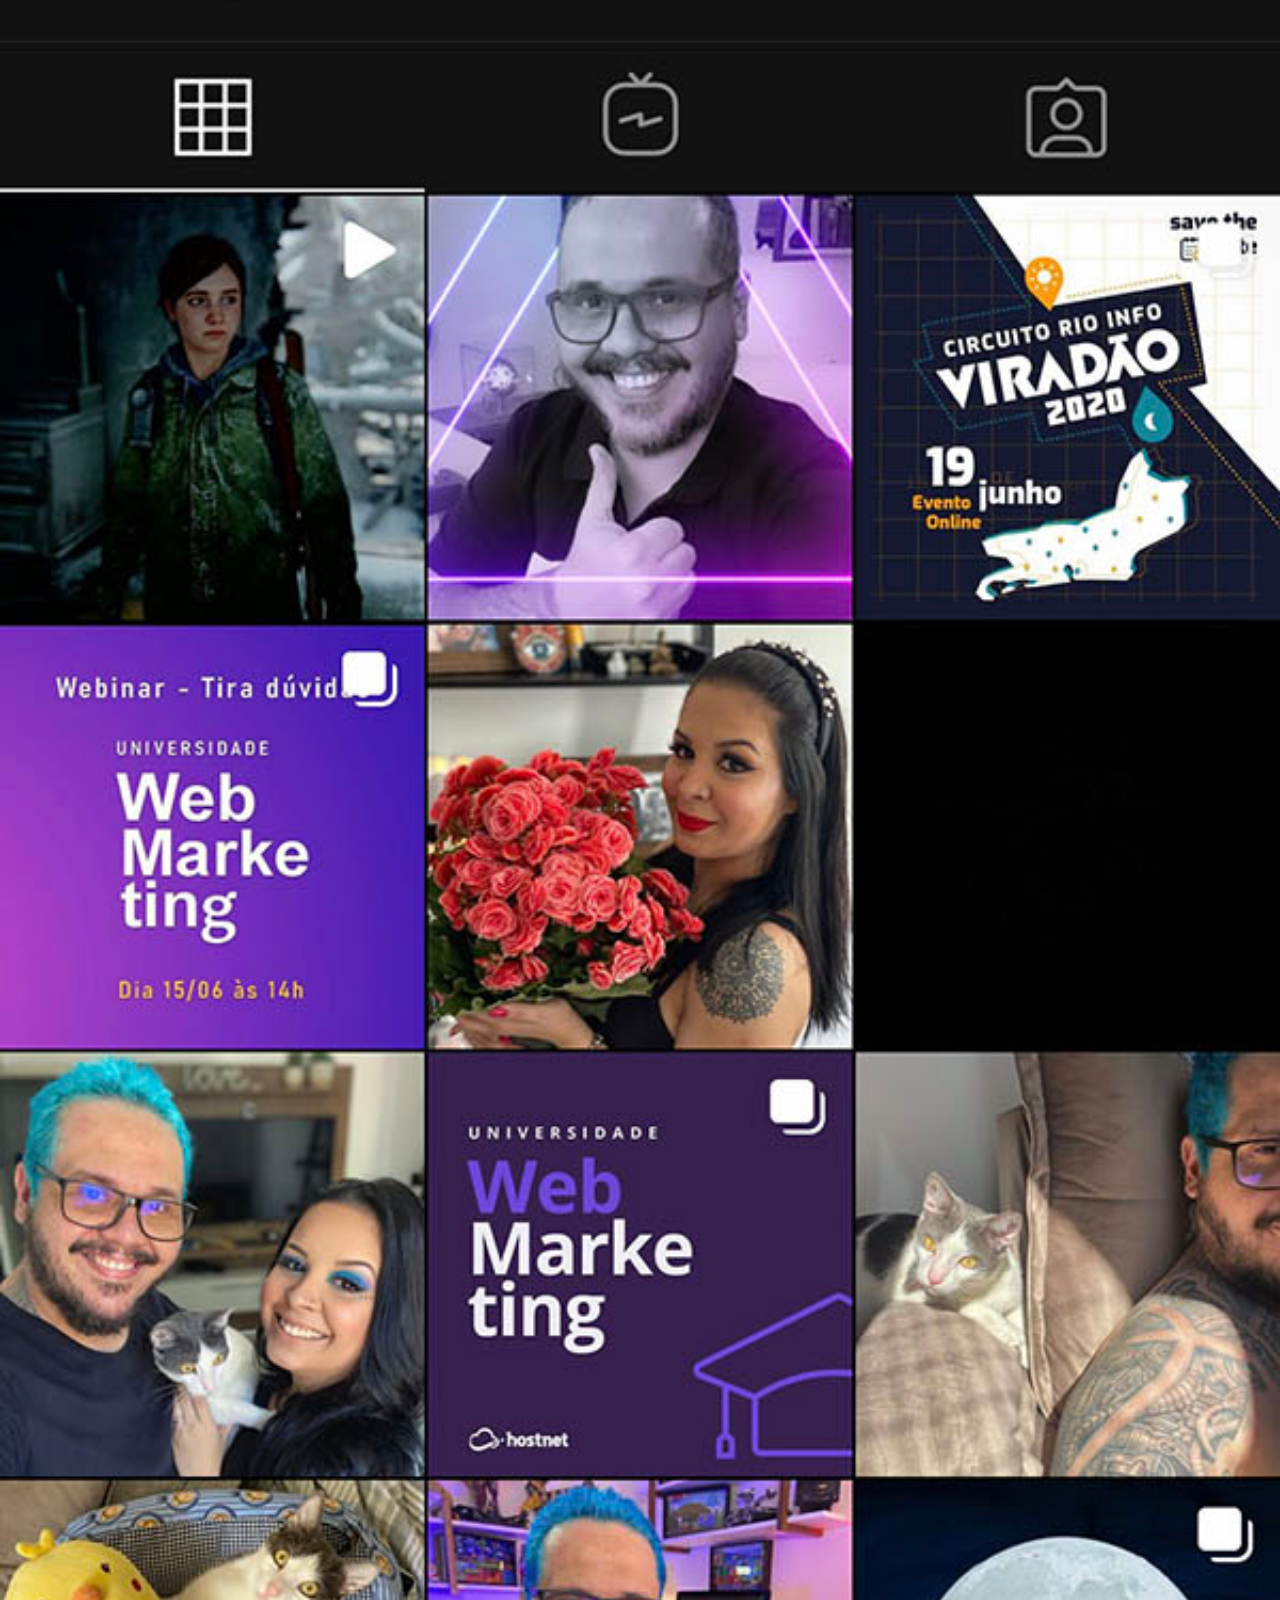
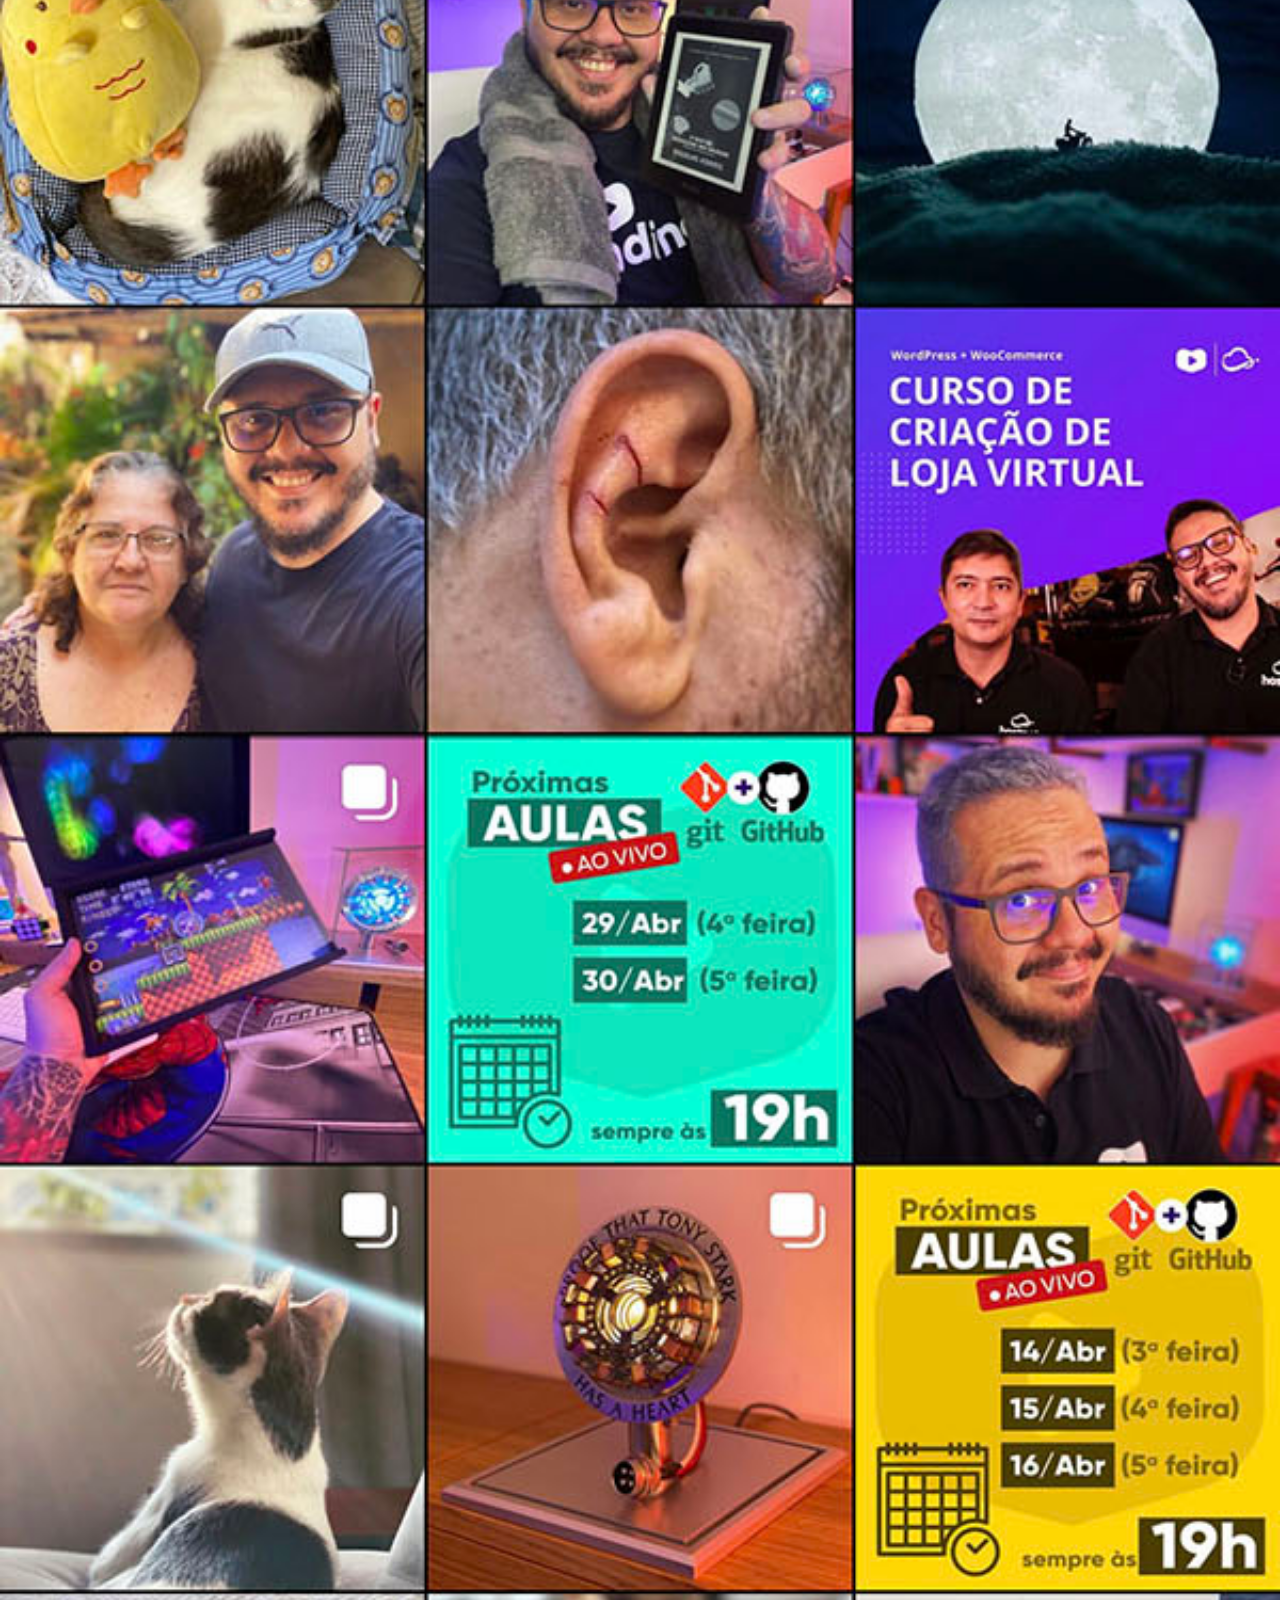
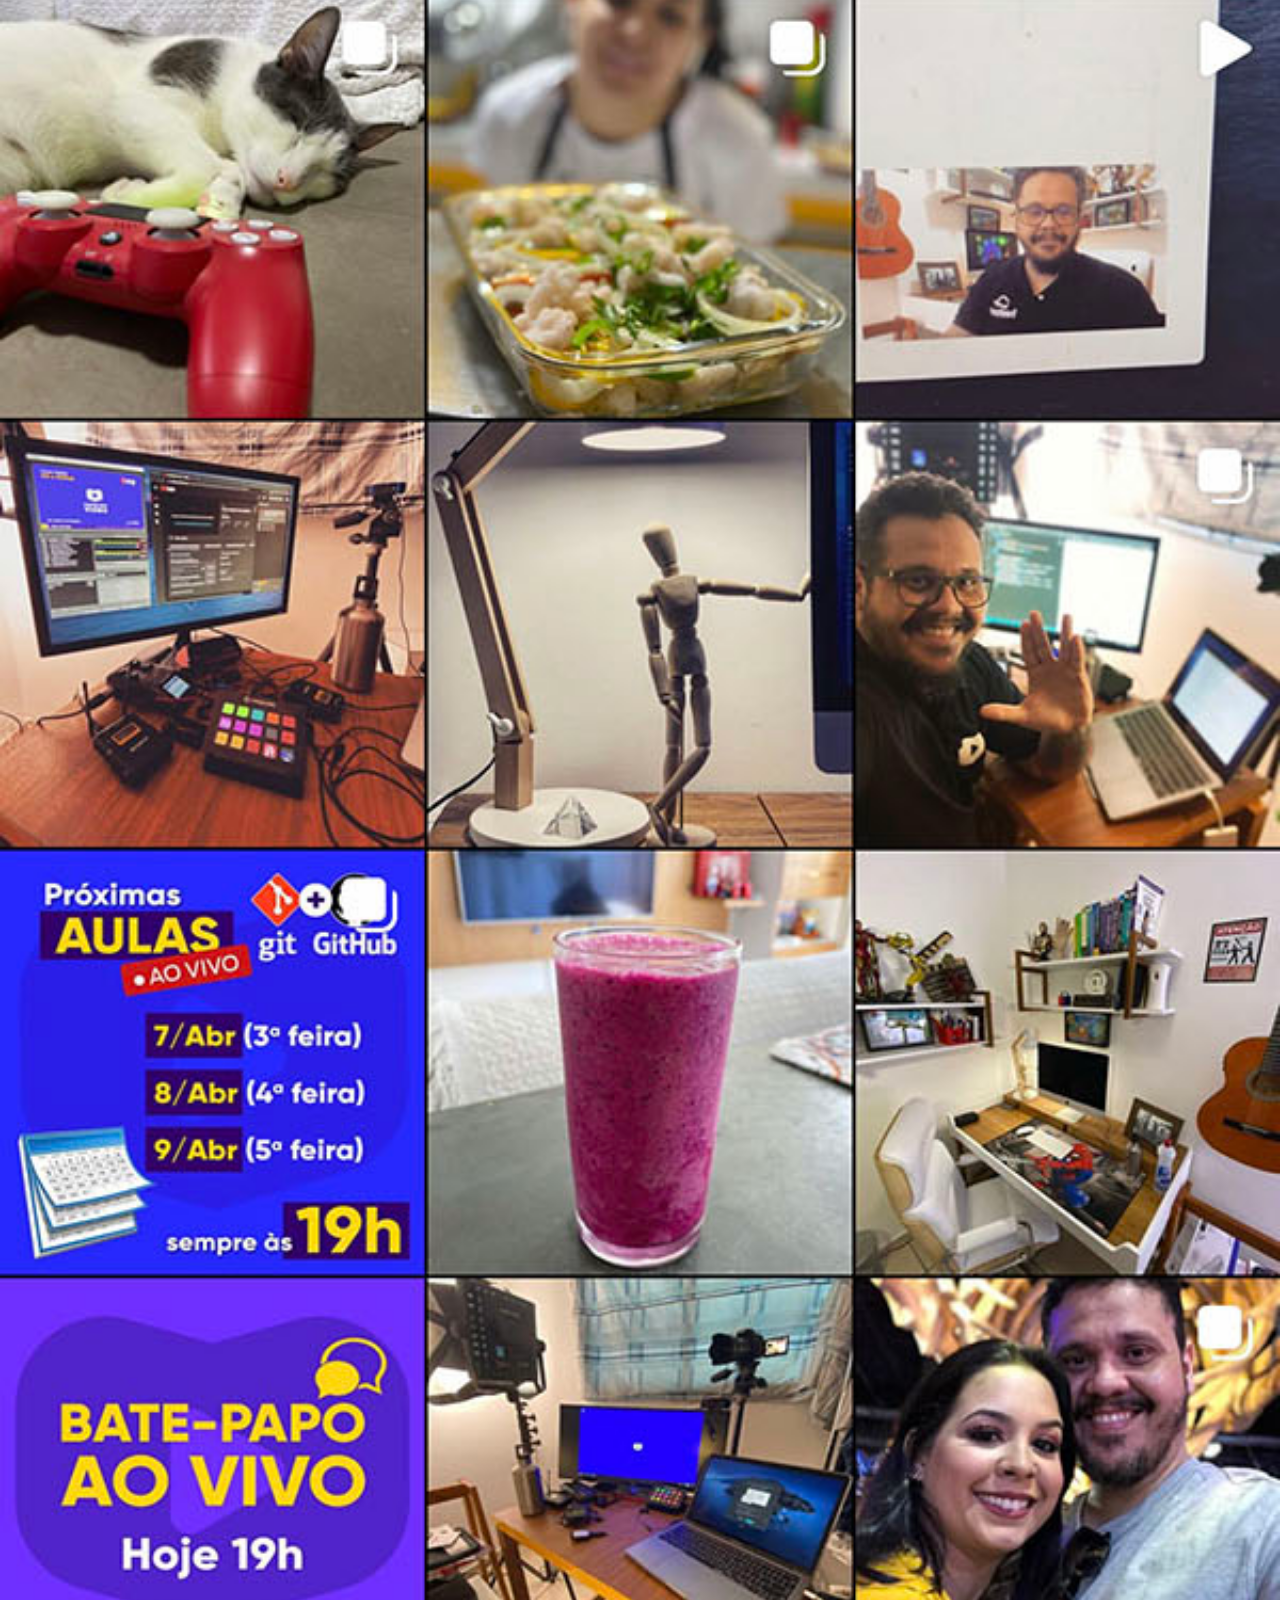
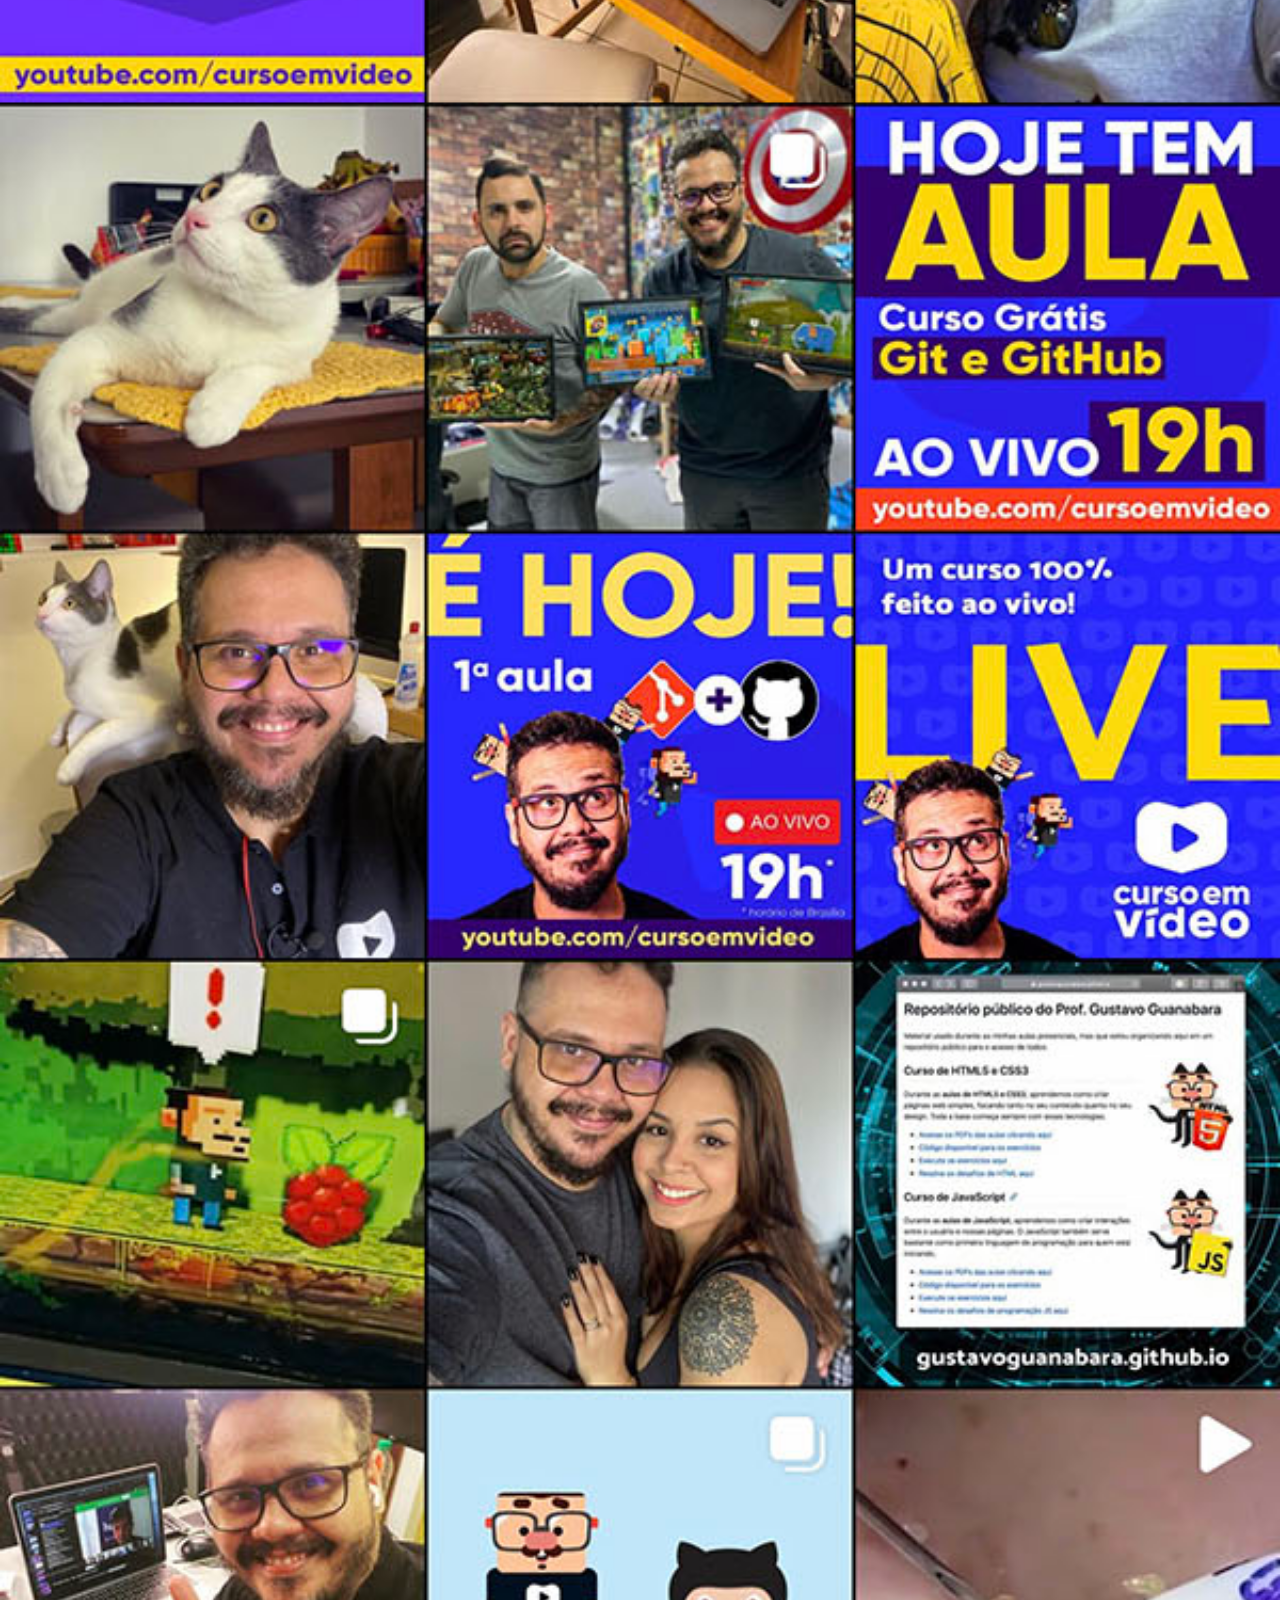
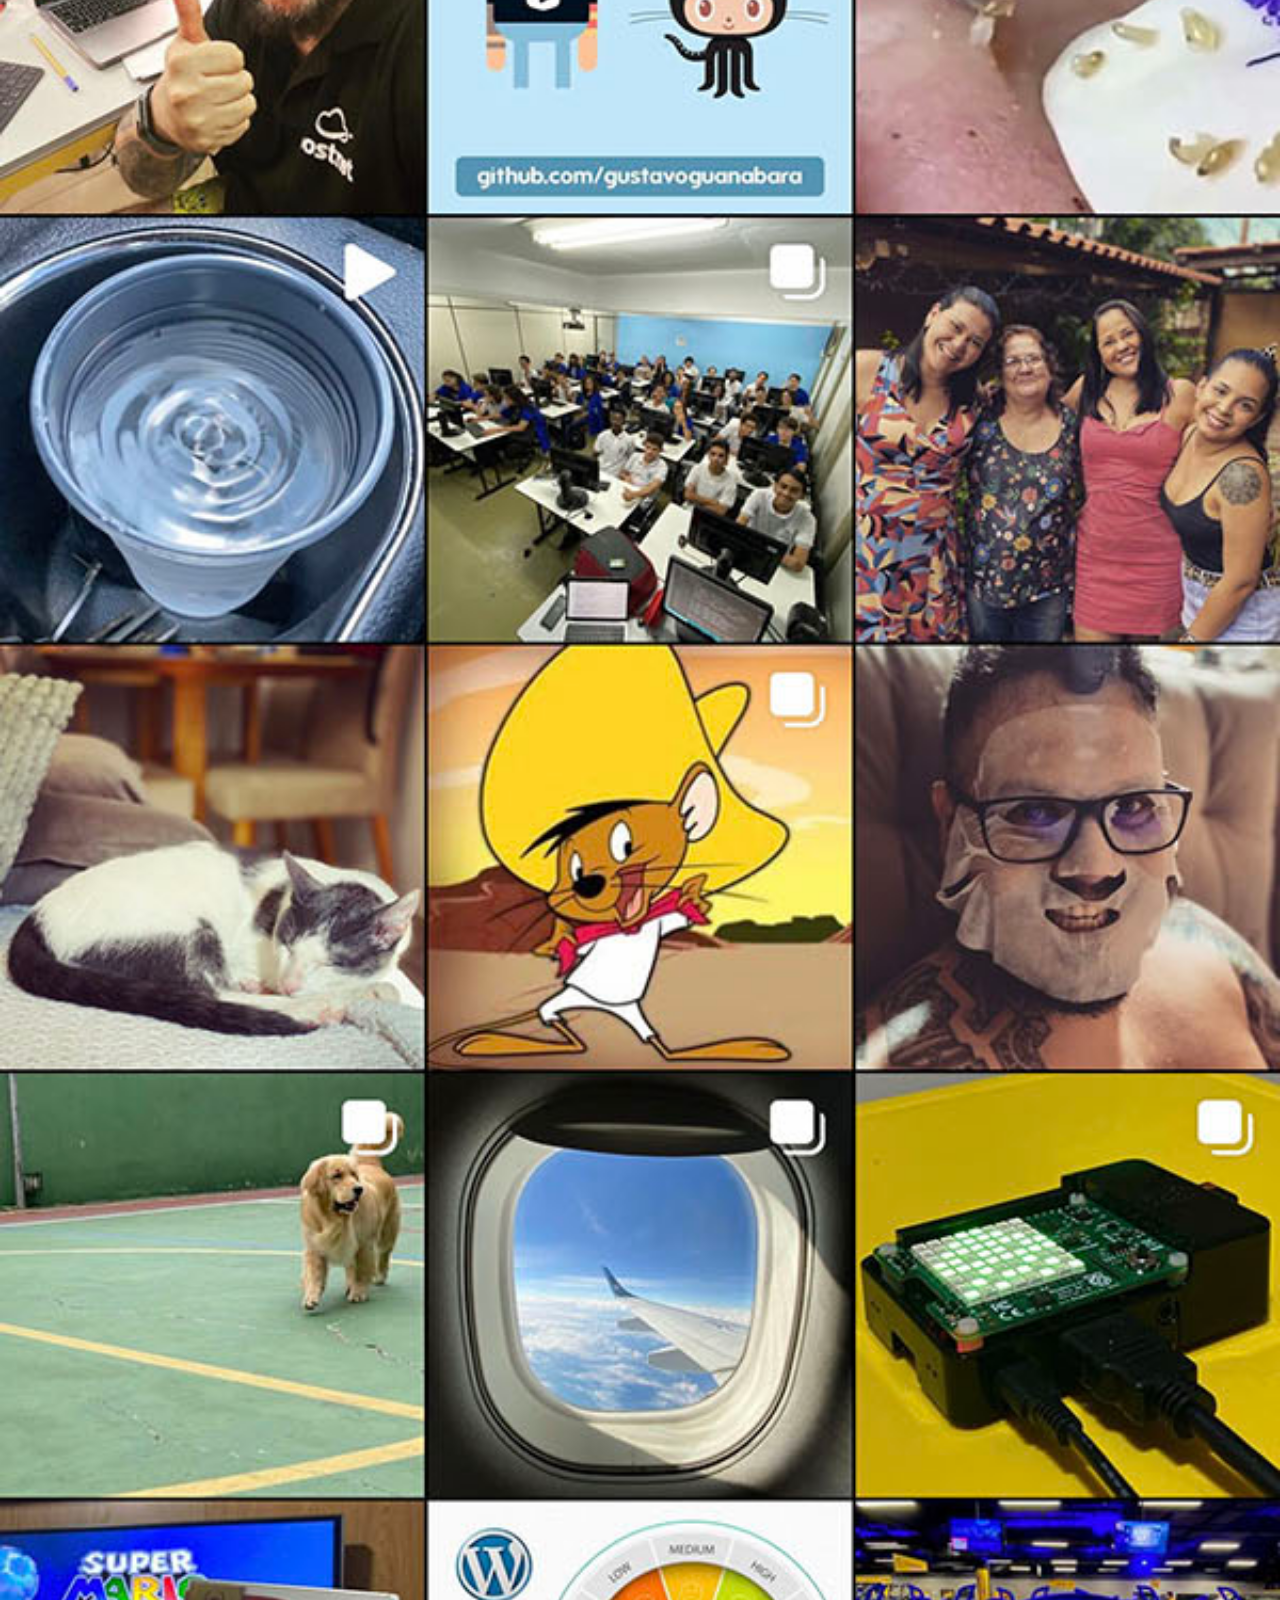
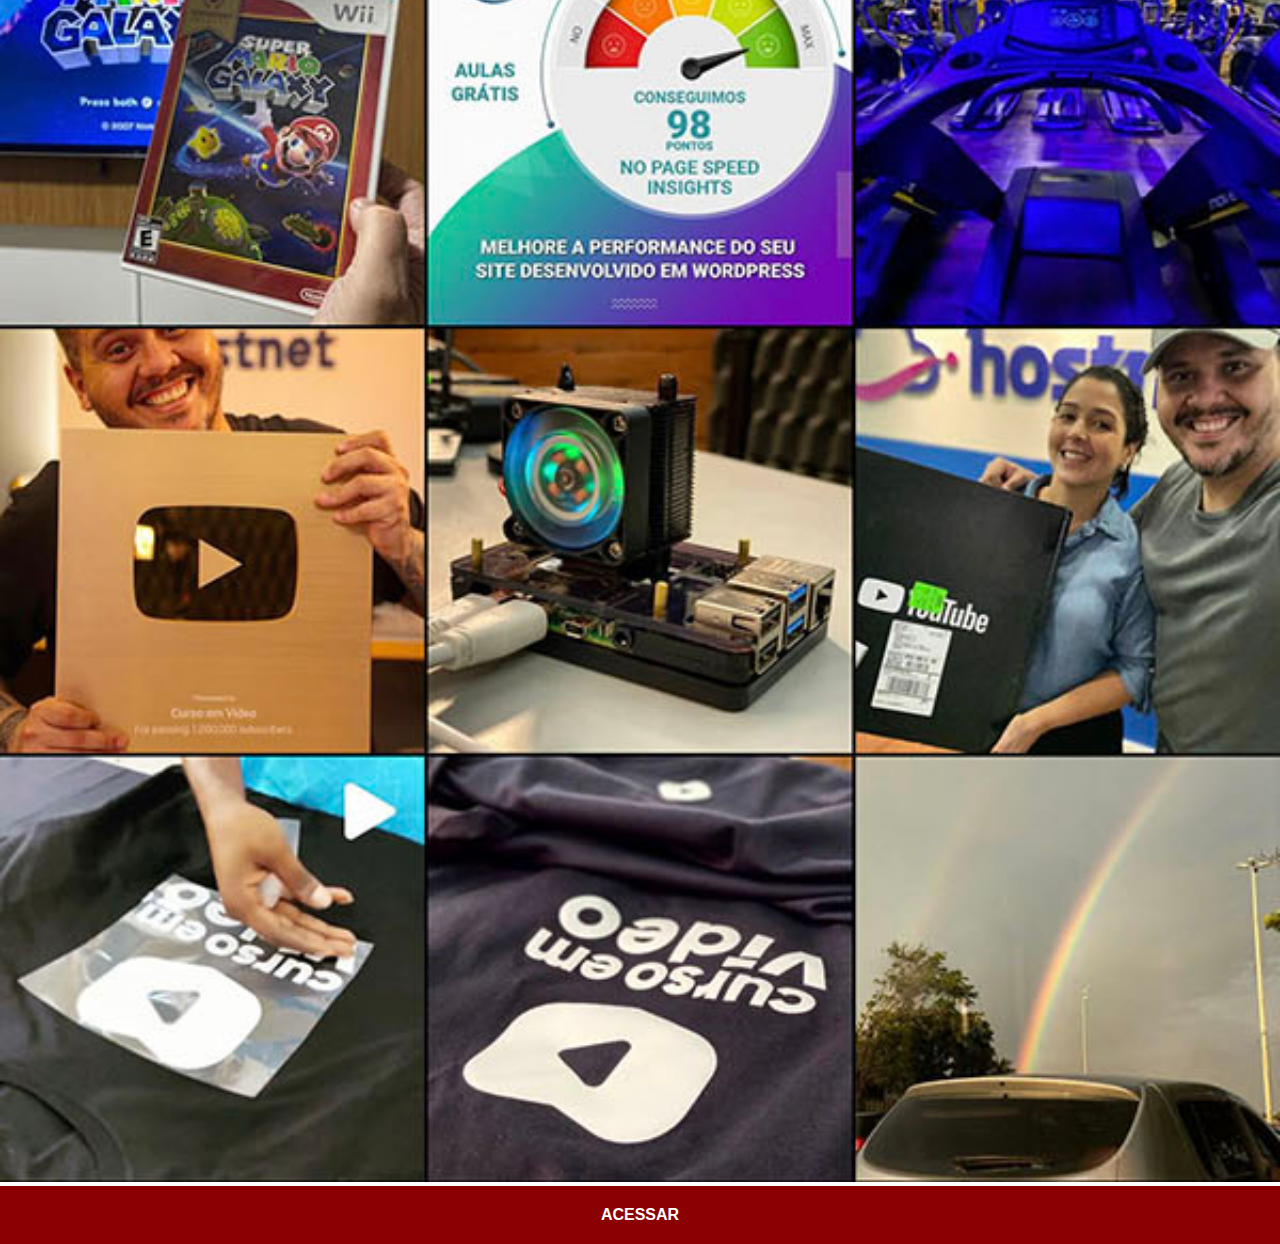
<file: instagram.html>
<!DOCTYPE html>
<html lang="en">
<head>
    <meta charset="UTF-8">
    <meta http-equiv="X-UA-Compatible" content="IE=edge">
    <meta name="viewport" content="width=device-width, initial-scale=1.0">
    <title>Instagram</title>
    <link rel="stylesheet" href="estilos/social/style.css">
</head>
<body>
    <img src="imagens/tela-instagram.jpg" alt="Instagram">
    <a href="https://www.instagram.com/gustavoguanabara/" target="_blank">ACESSAR</a>
</body>
</html>
</file>
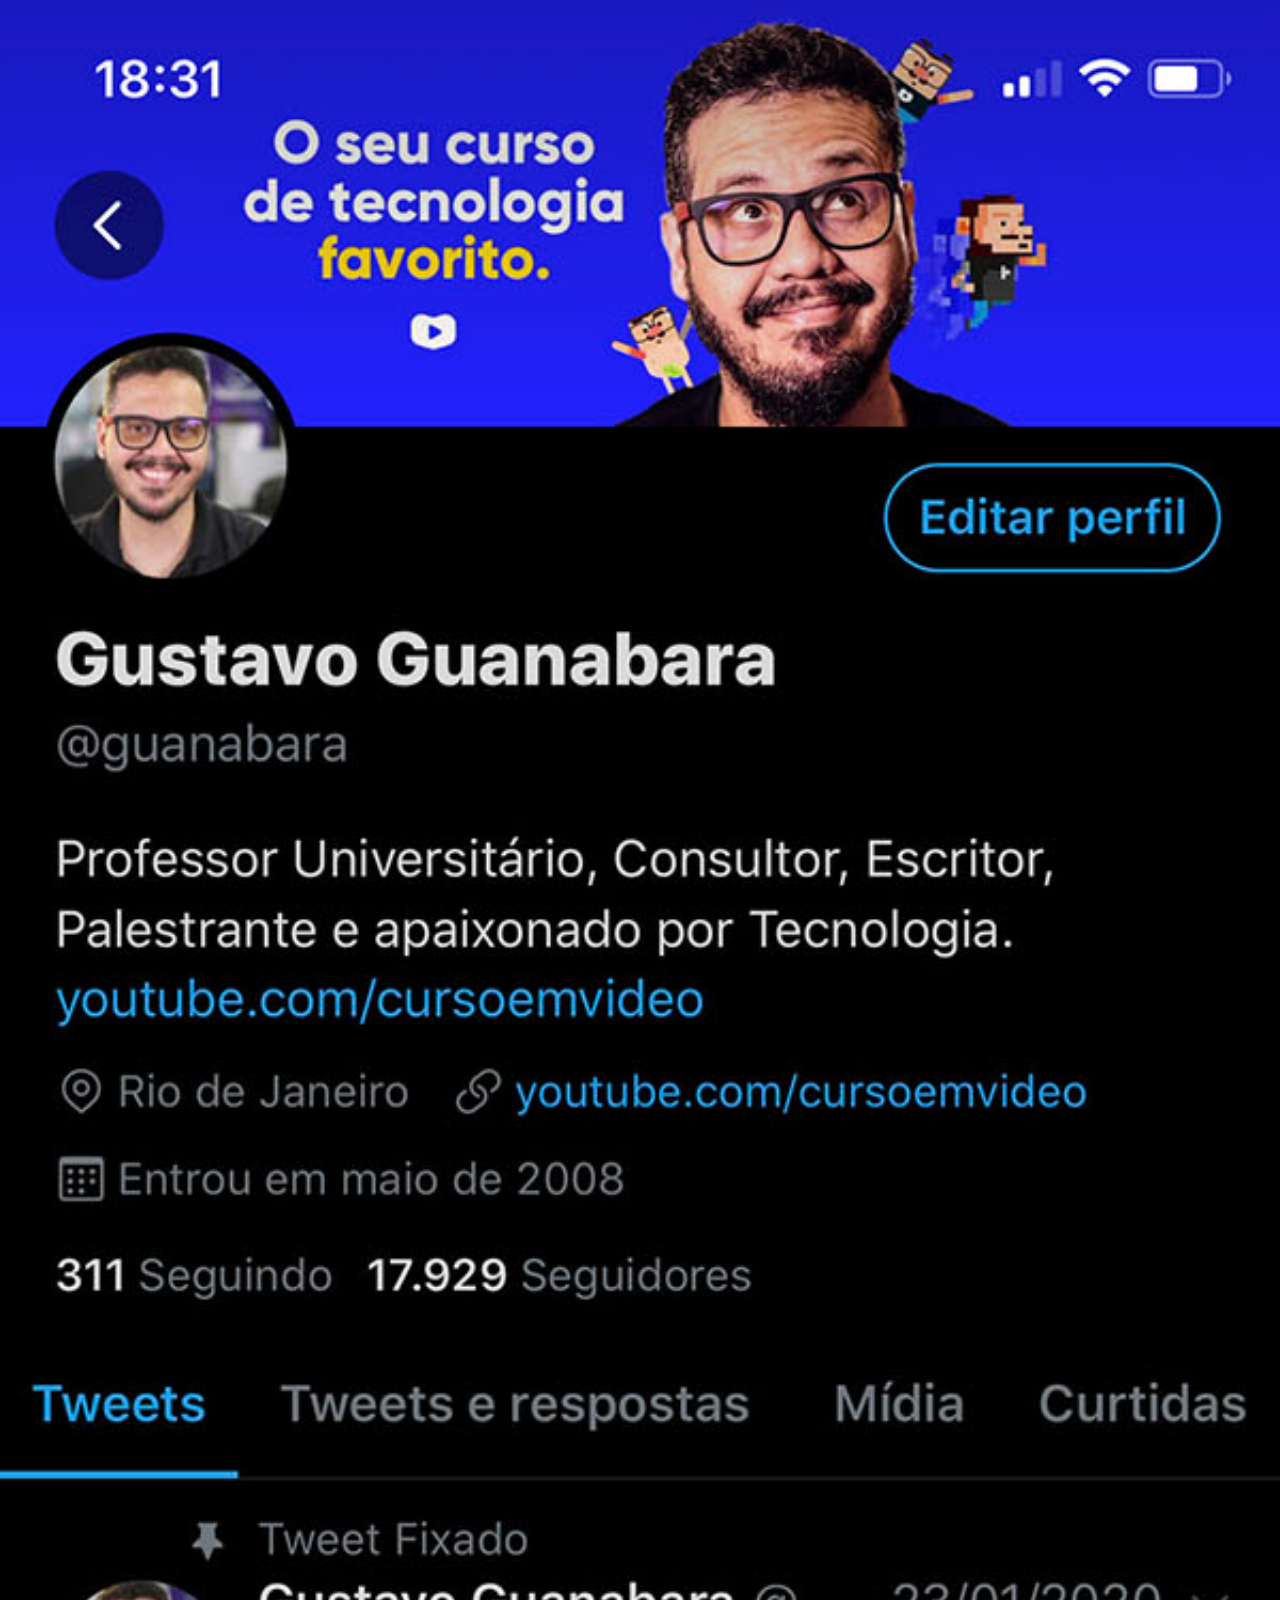
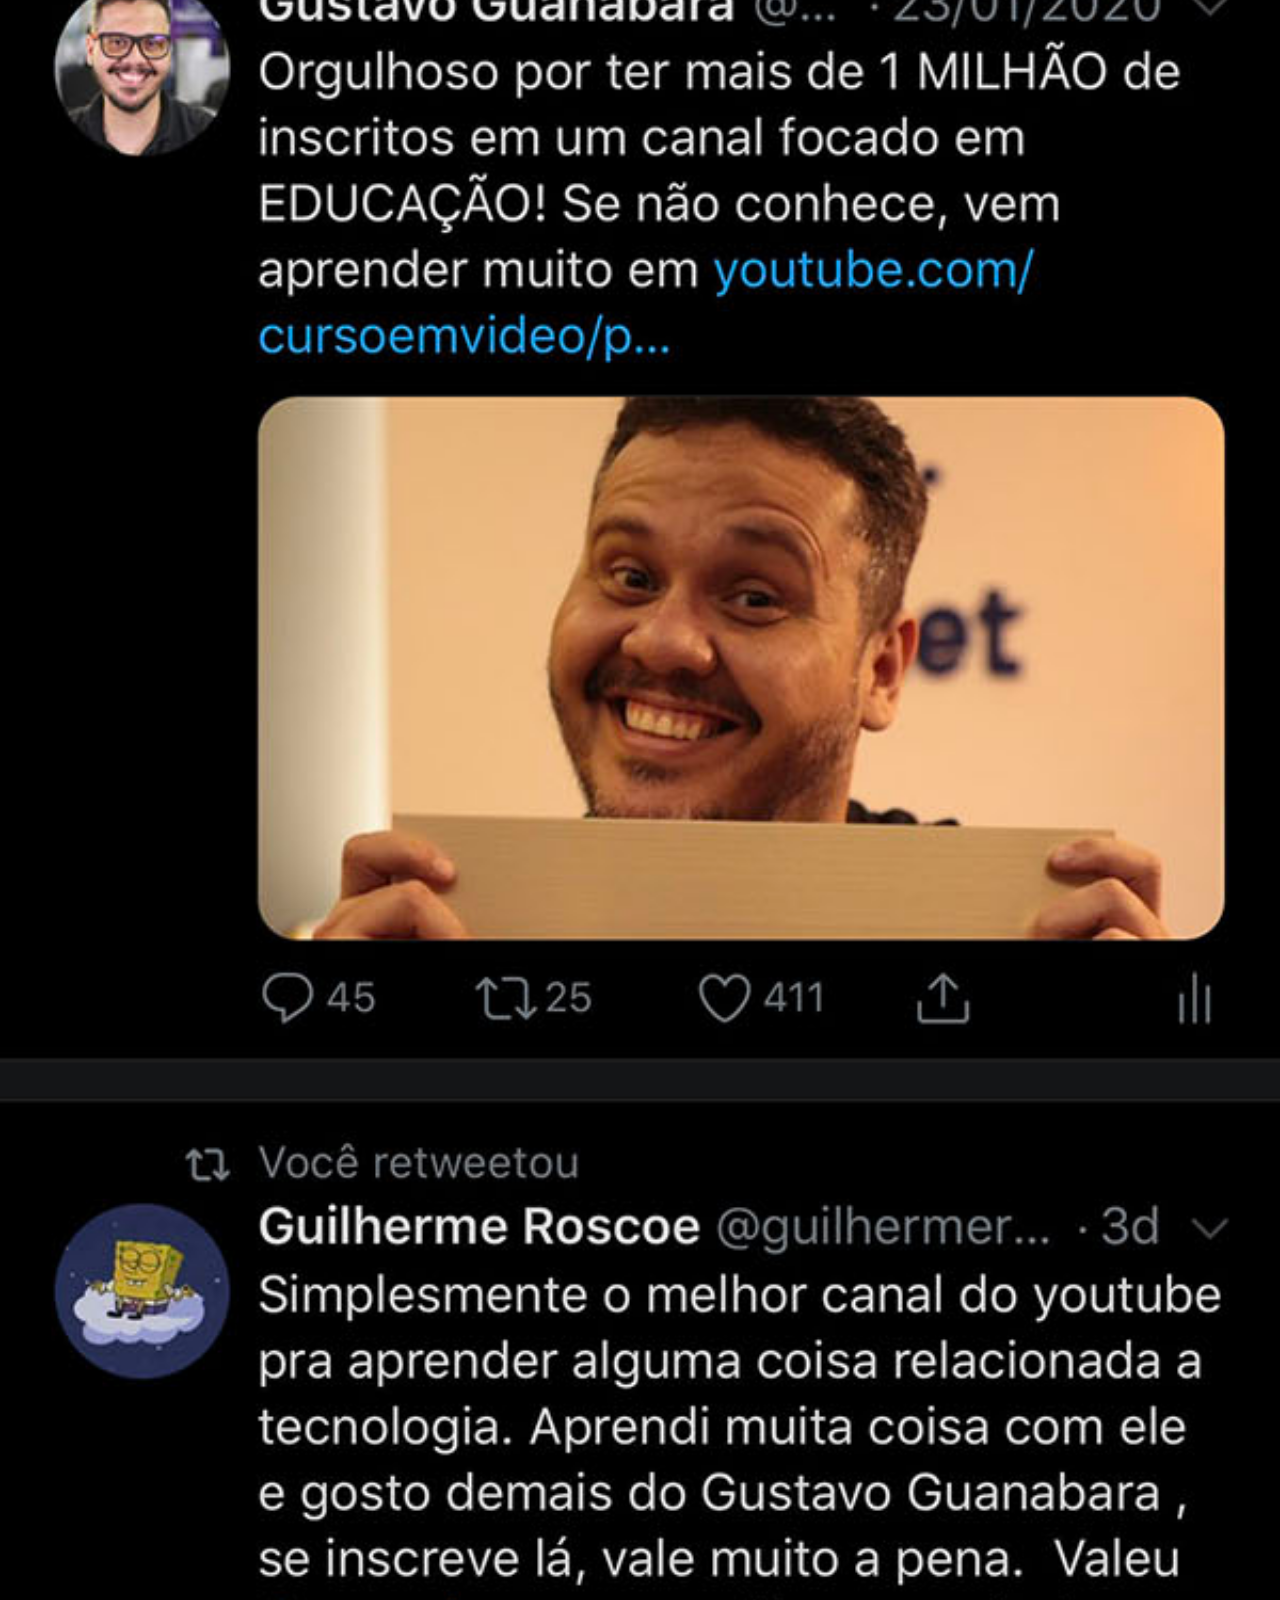
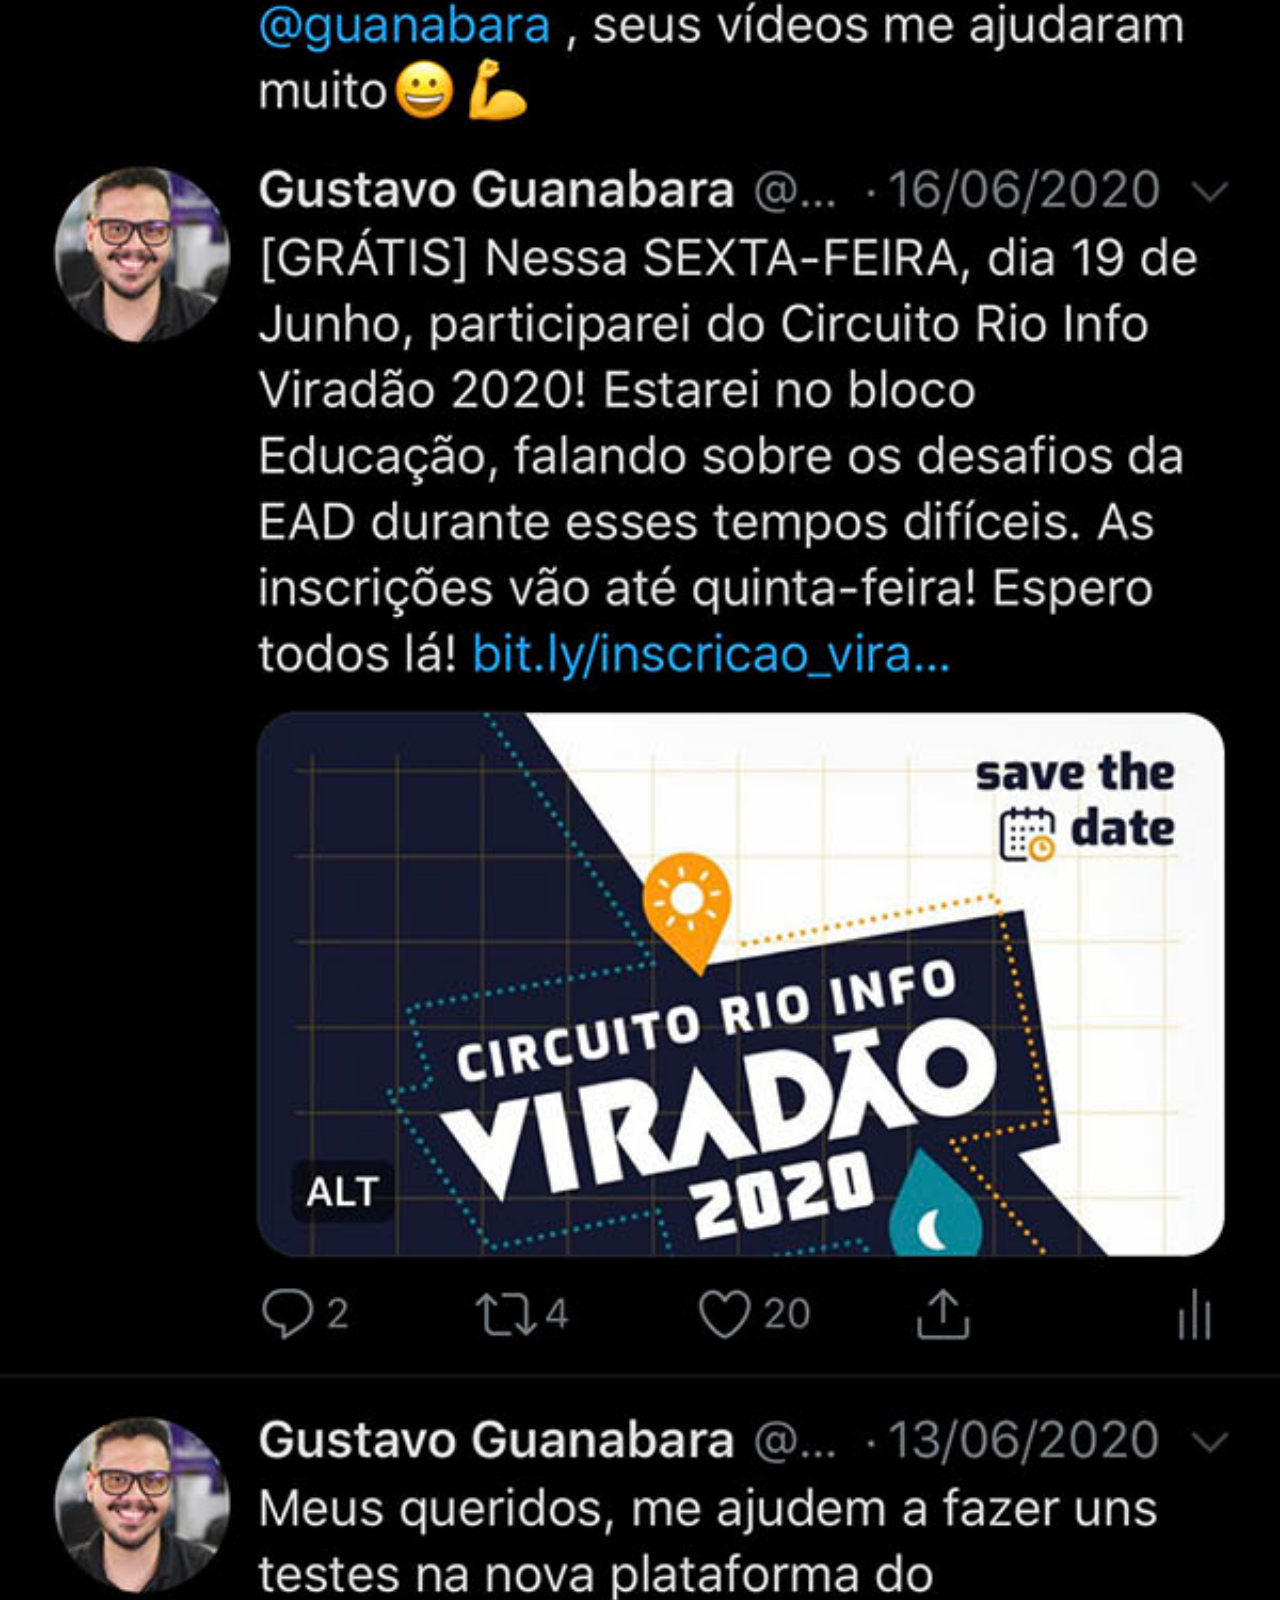
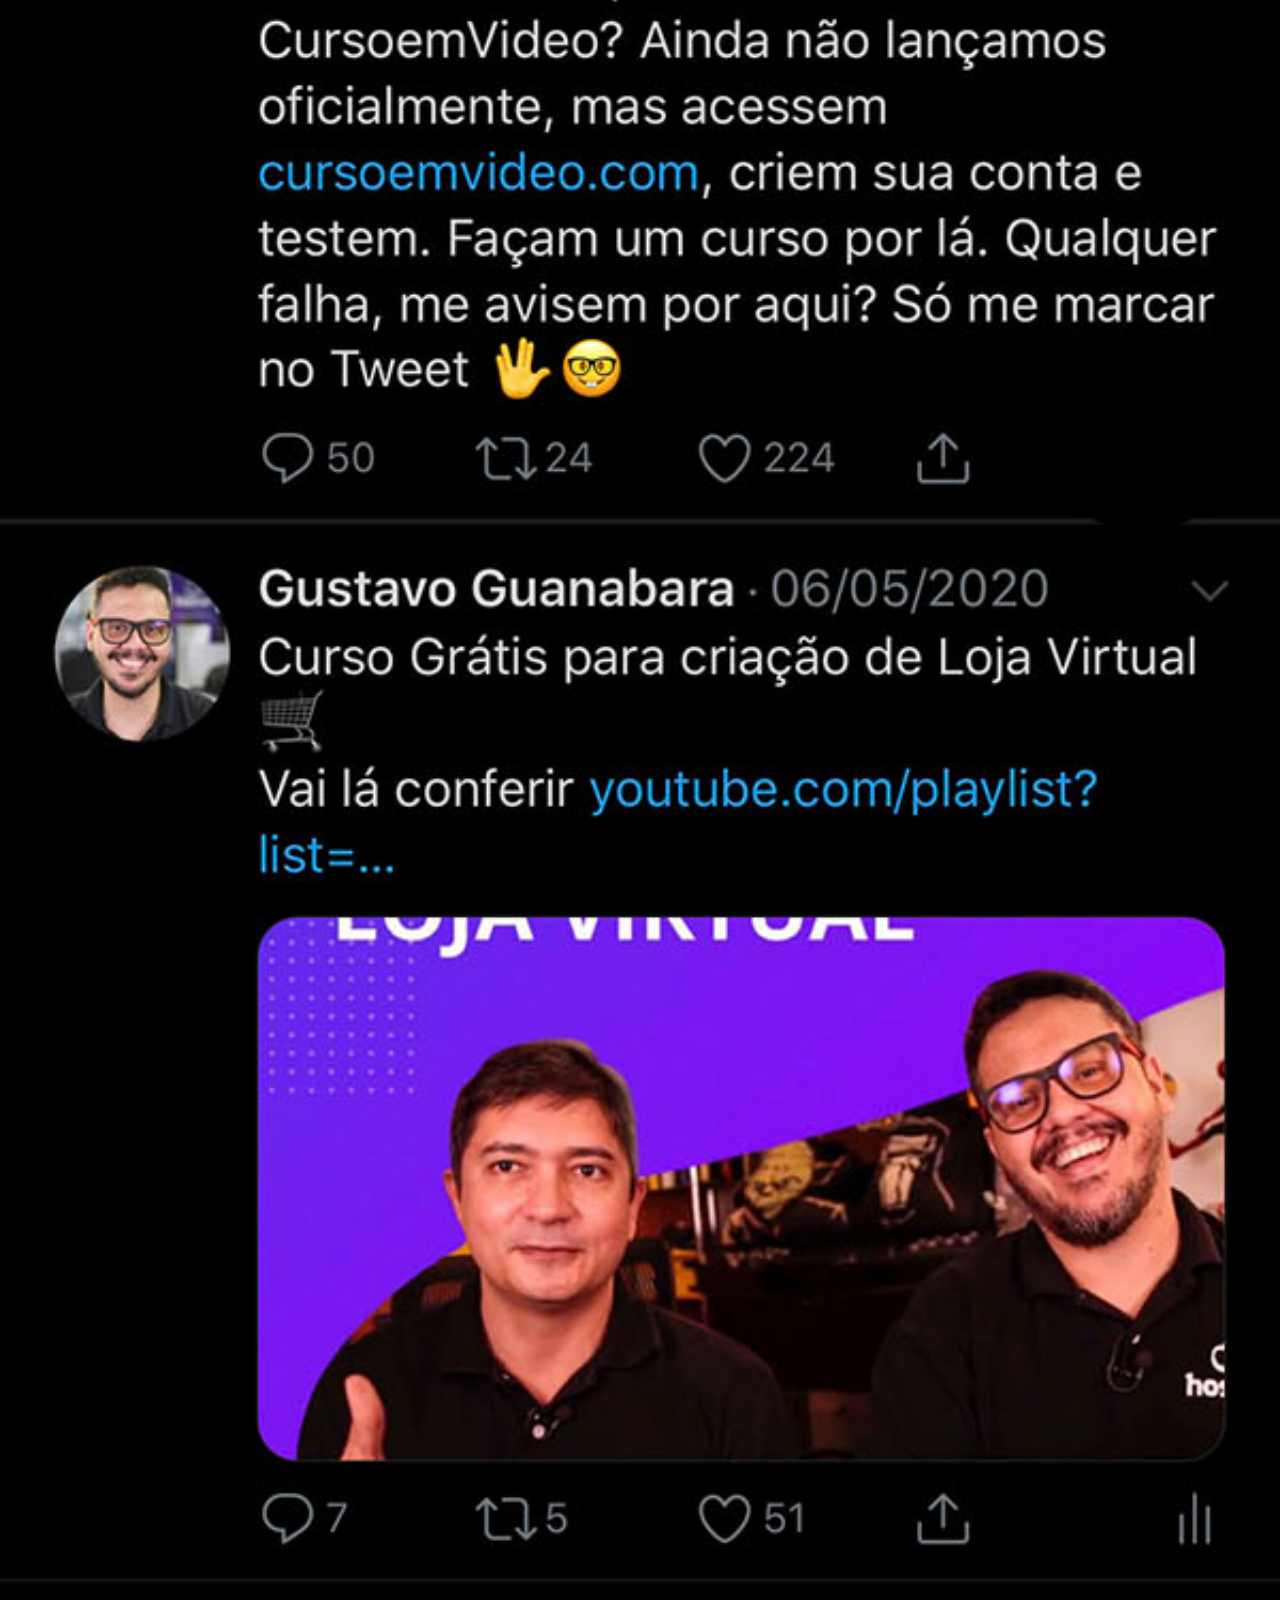
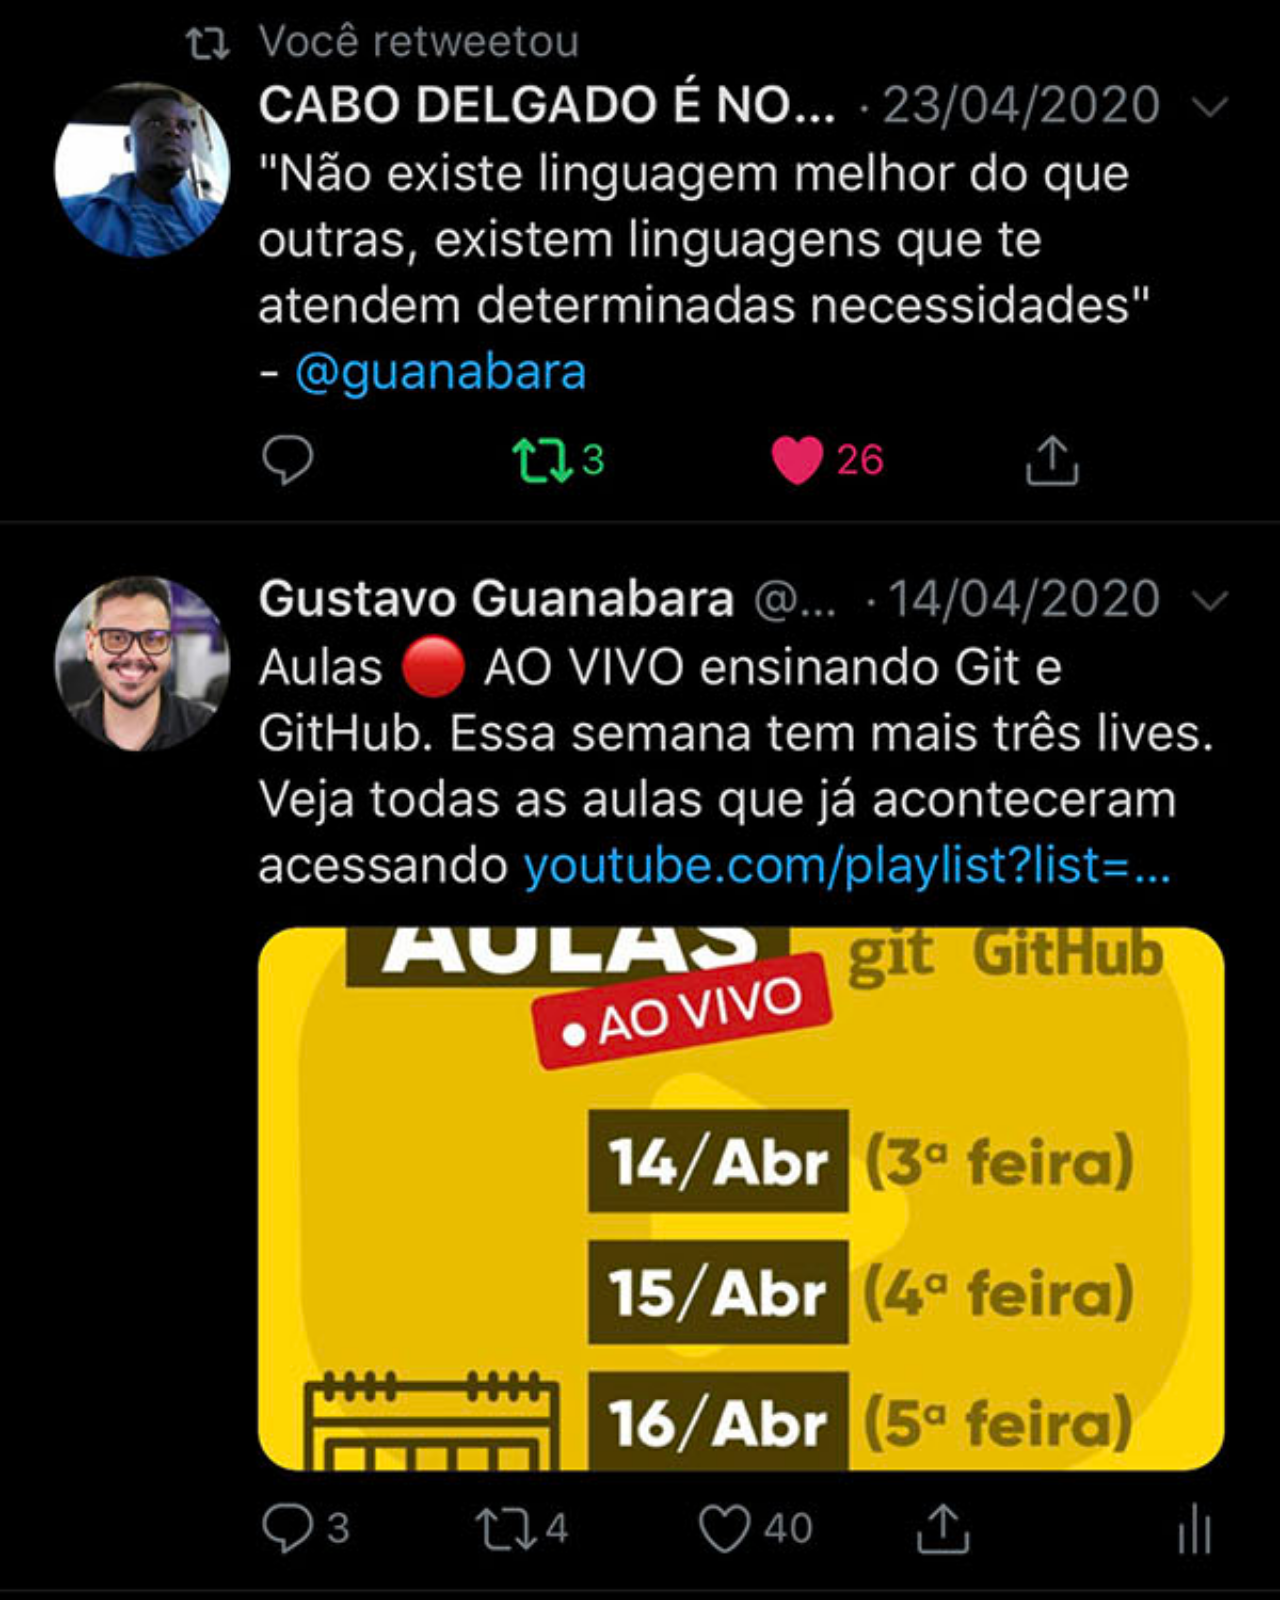
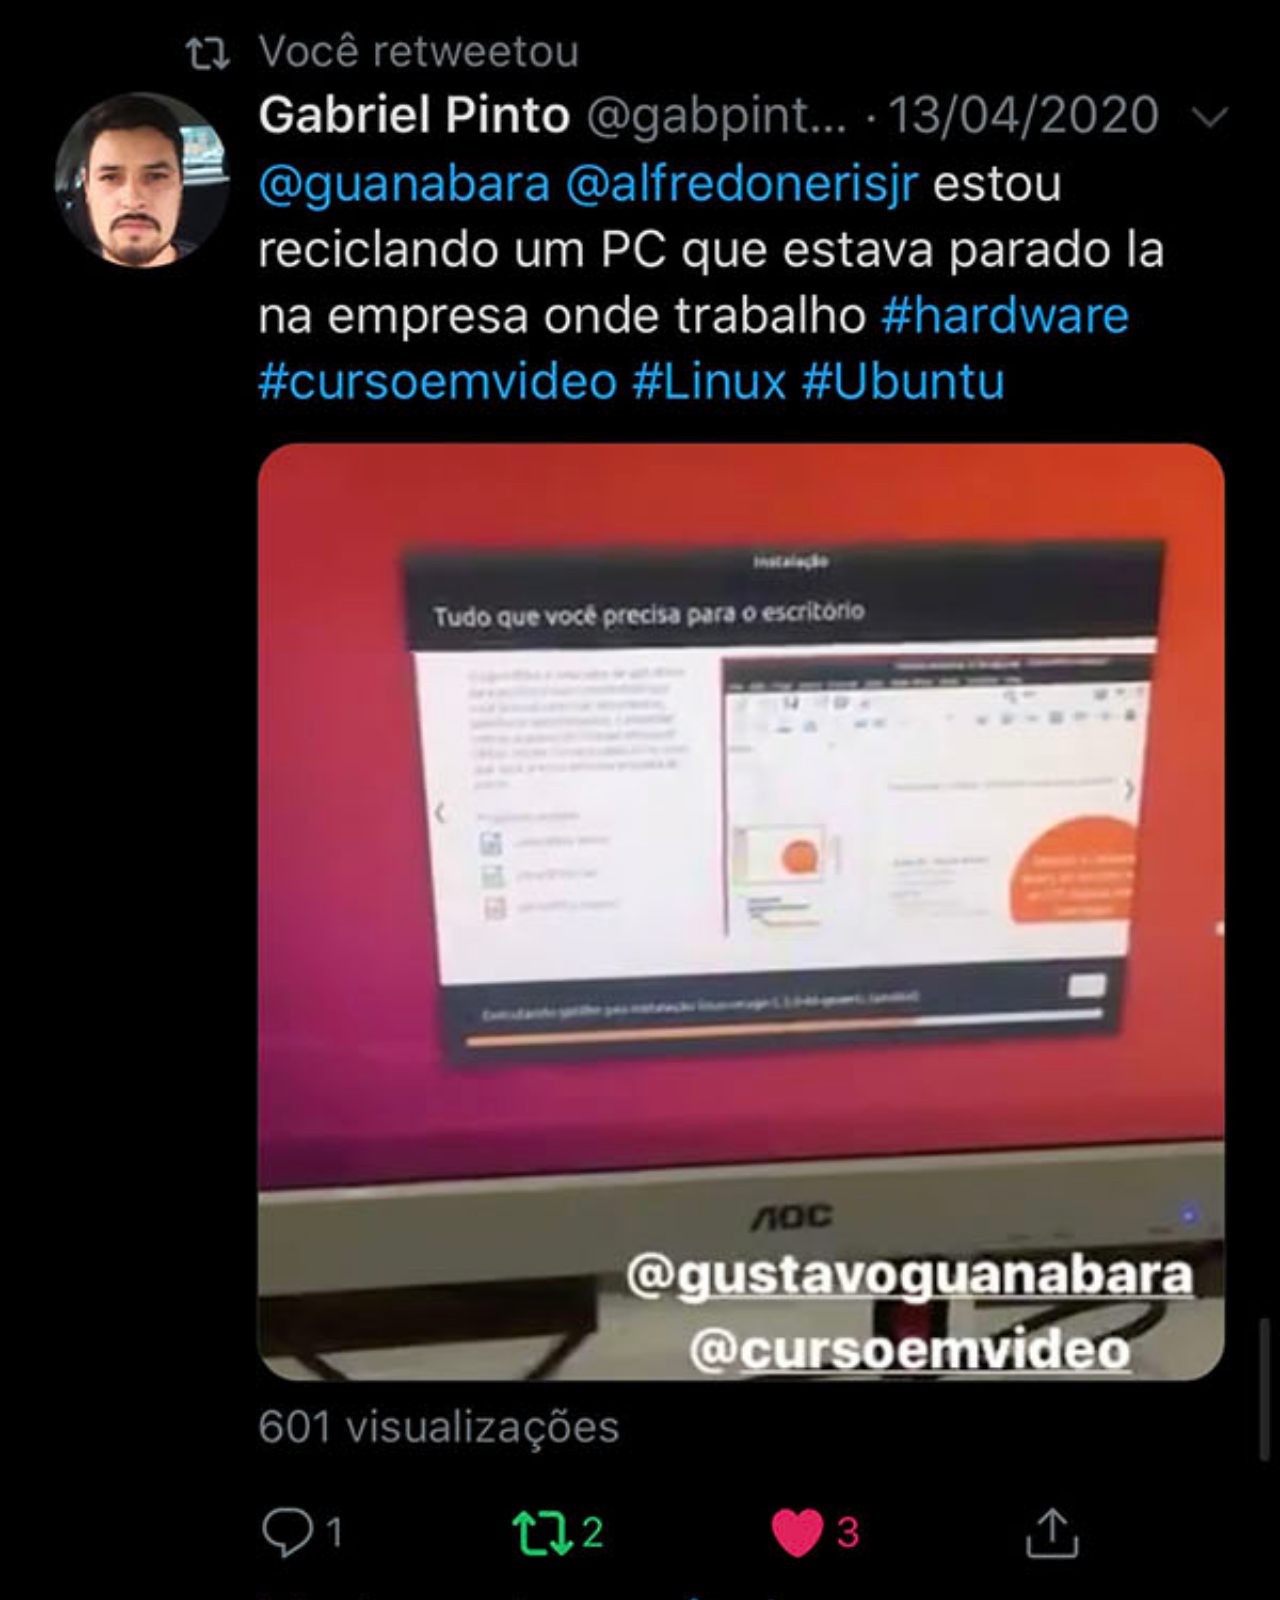
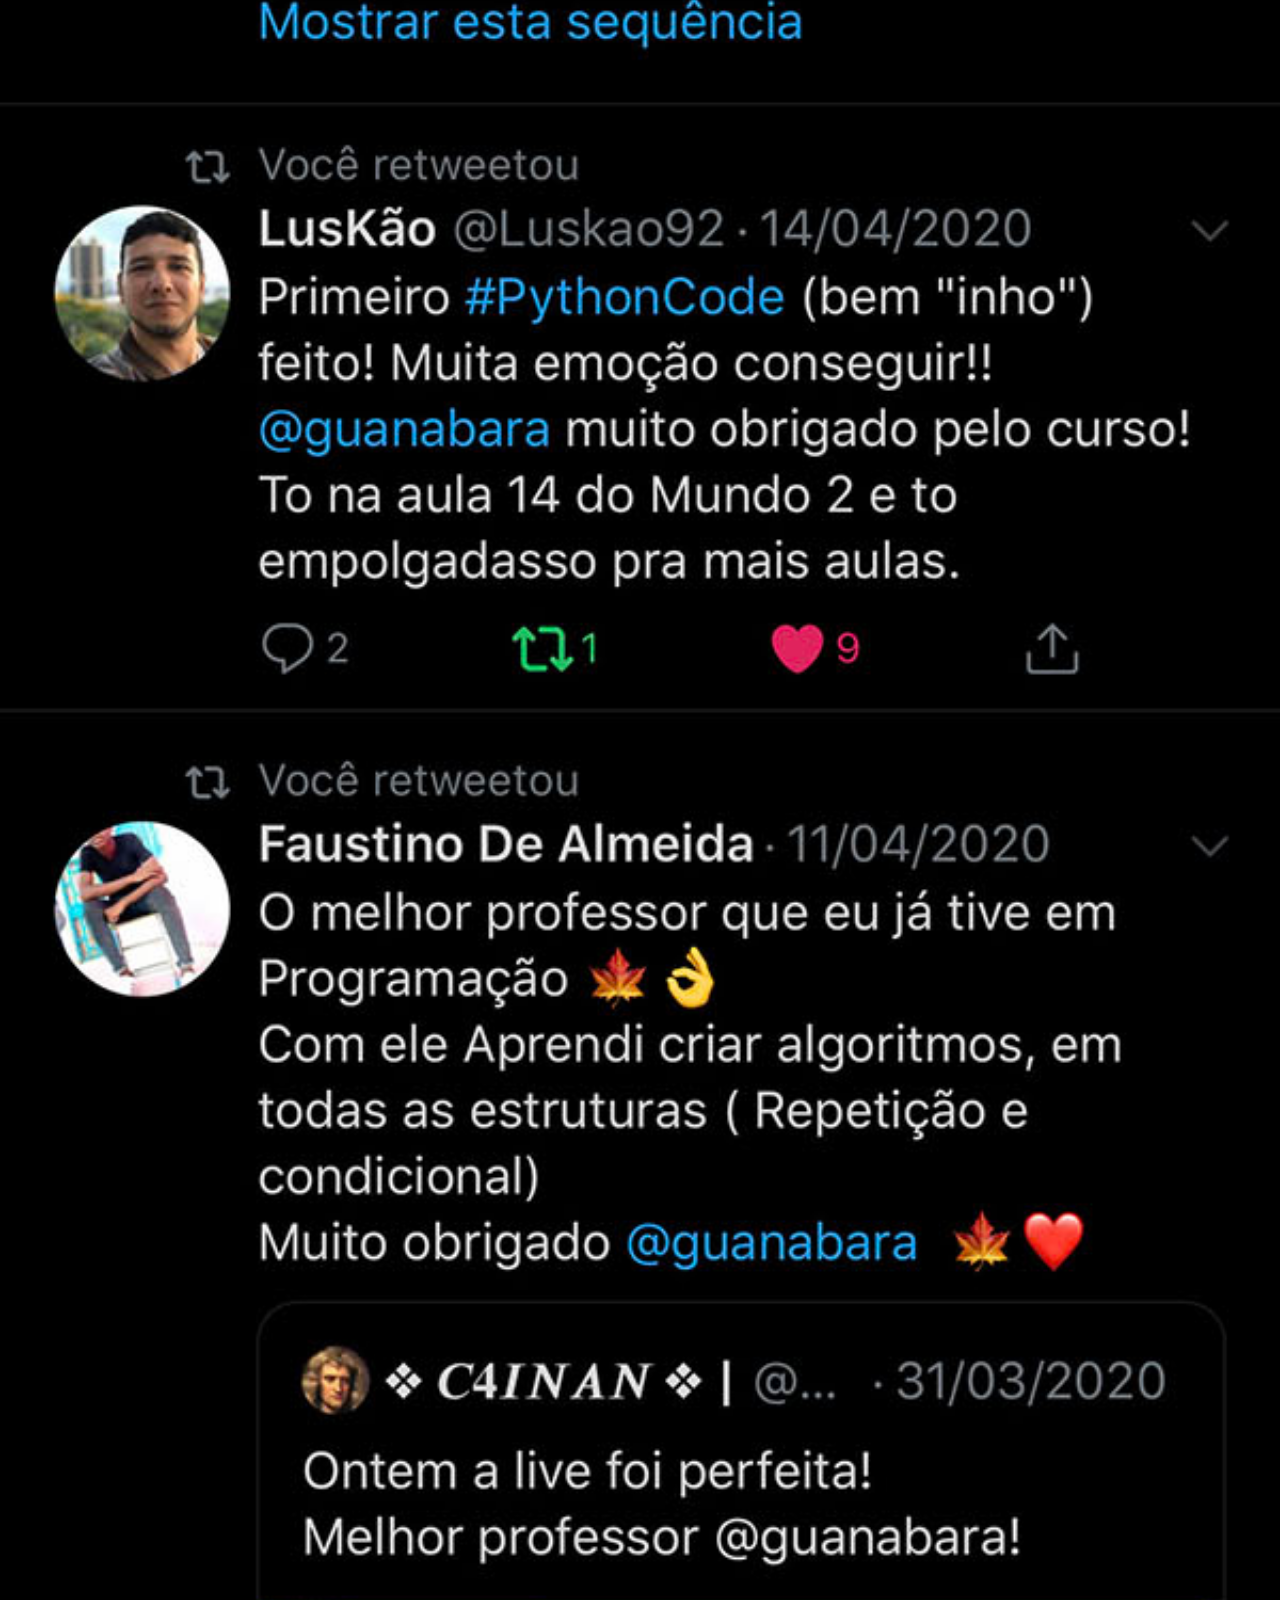
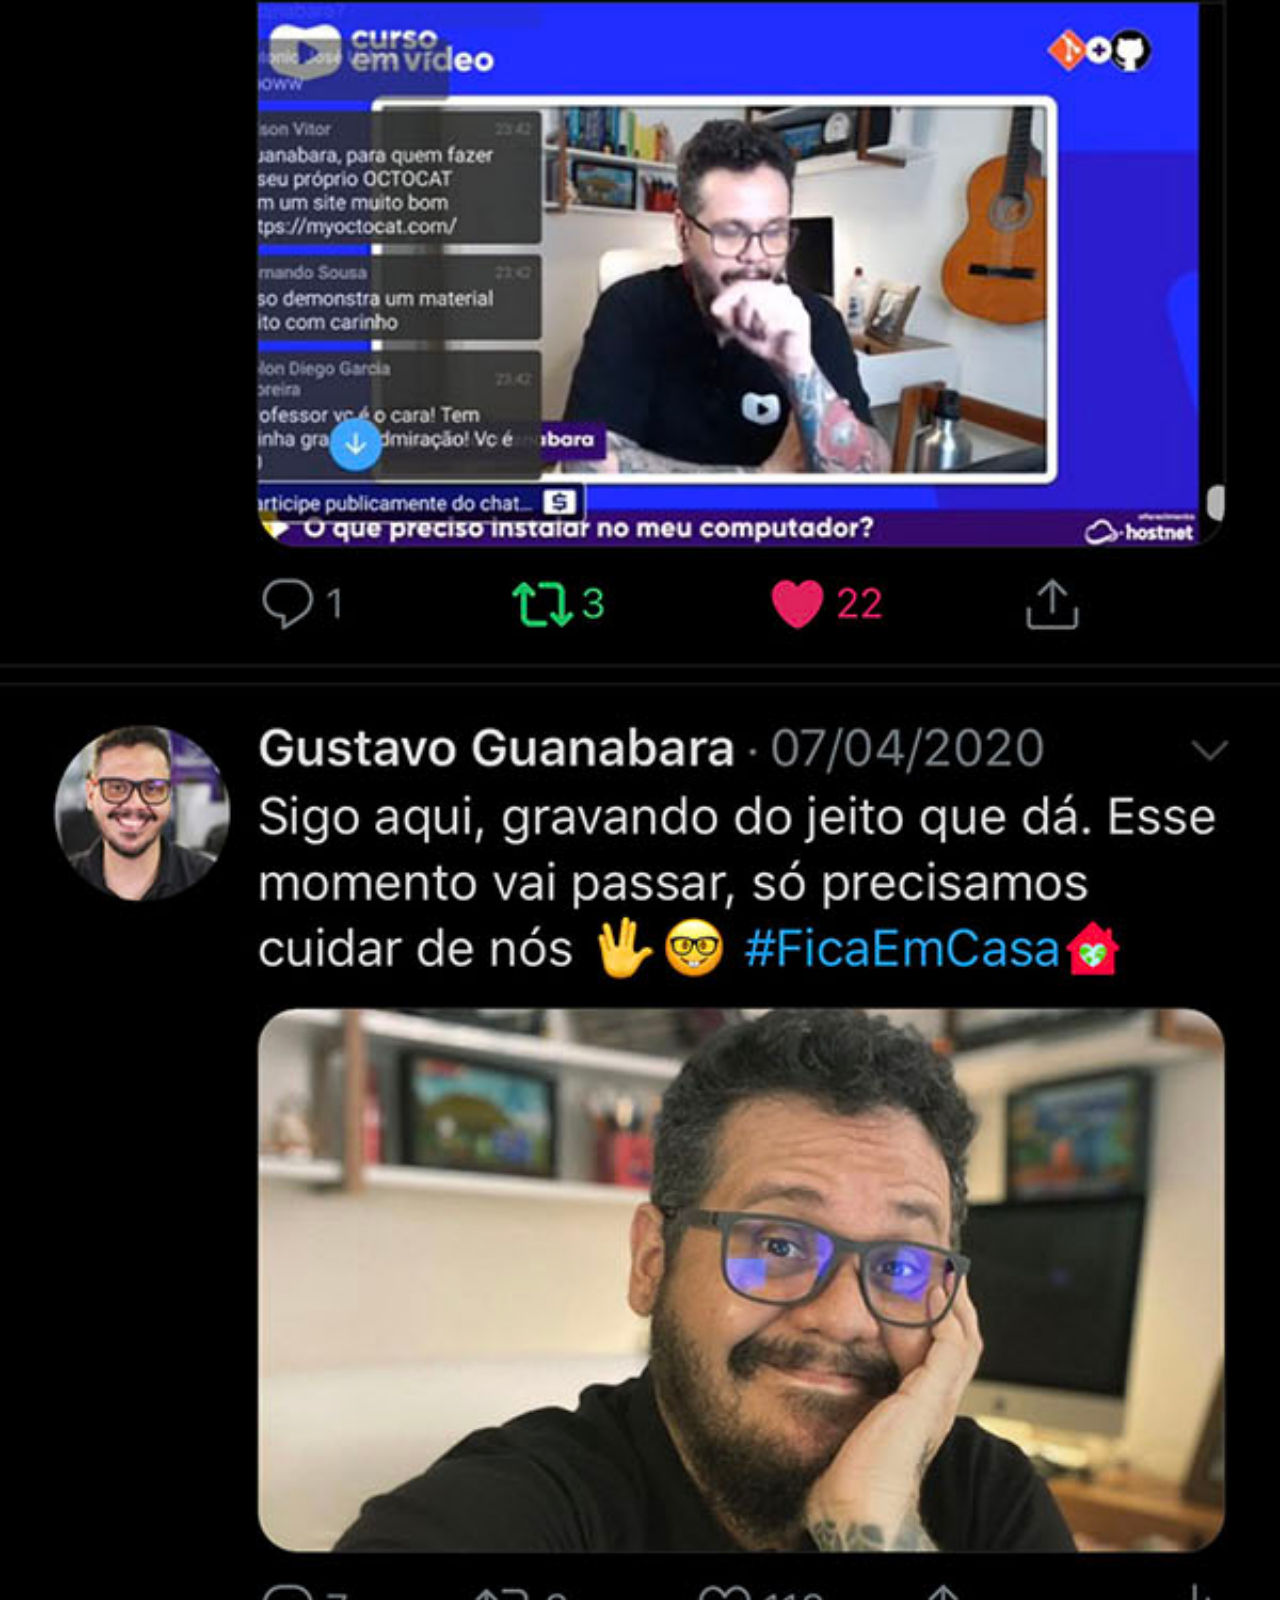
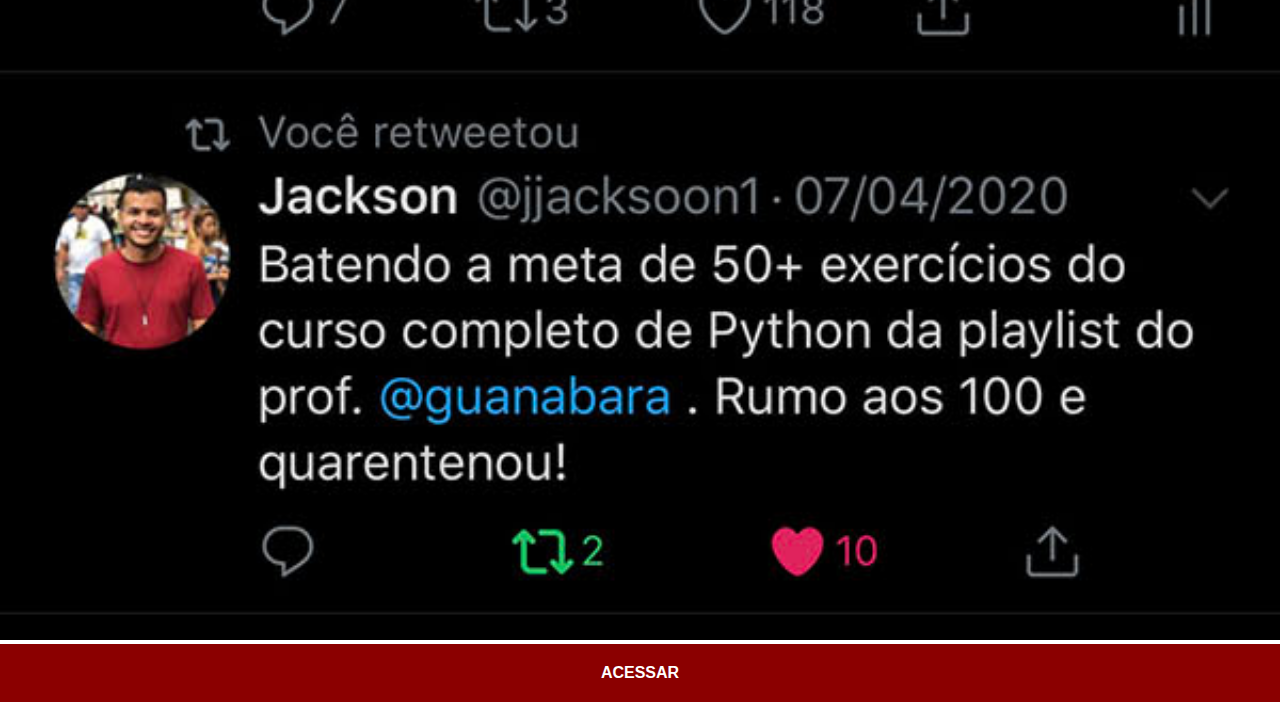
<file: twitter.html>
<!DOCTYPE html>
<html lang="pt-br">
<head>
    <meta charset="UTF-8">
    <meta http-equiv="X-UA-Compatible" content="IE=edge">
    <meta name="viewport" content="width=device-width, initial-scale=1.0">
    <title>Twitter</title>
    <link rel="stylesheet" href="estilos/social/style.css">
</head>
<body>
    <img src="imagens/tela-twitter.jpg" alt="Twitter">
    <a href="https://twitter.com/i/flow/login?input_flow_data=%7B%22requested_variant%22%3A%22eyJsYW5nIjoicHQifQ%3D%3D%22%7D" id="tw" target="_blank">ACESSAR</a>
</body>
</html>
</file>
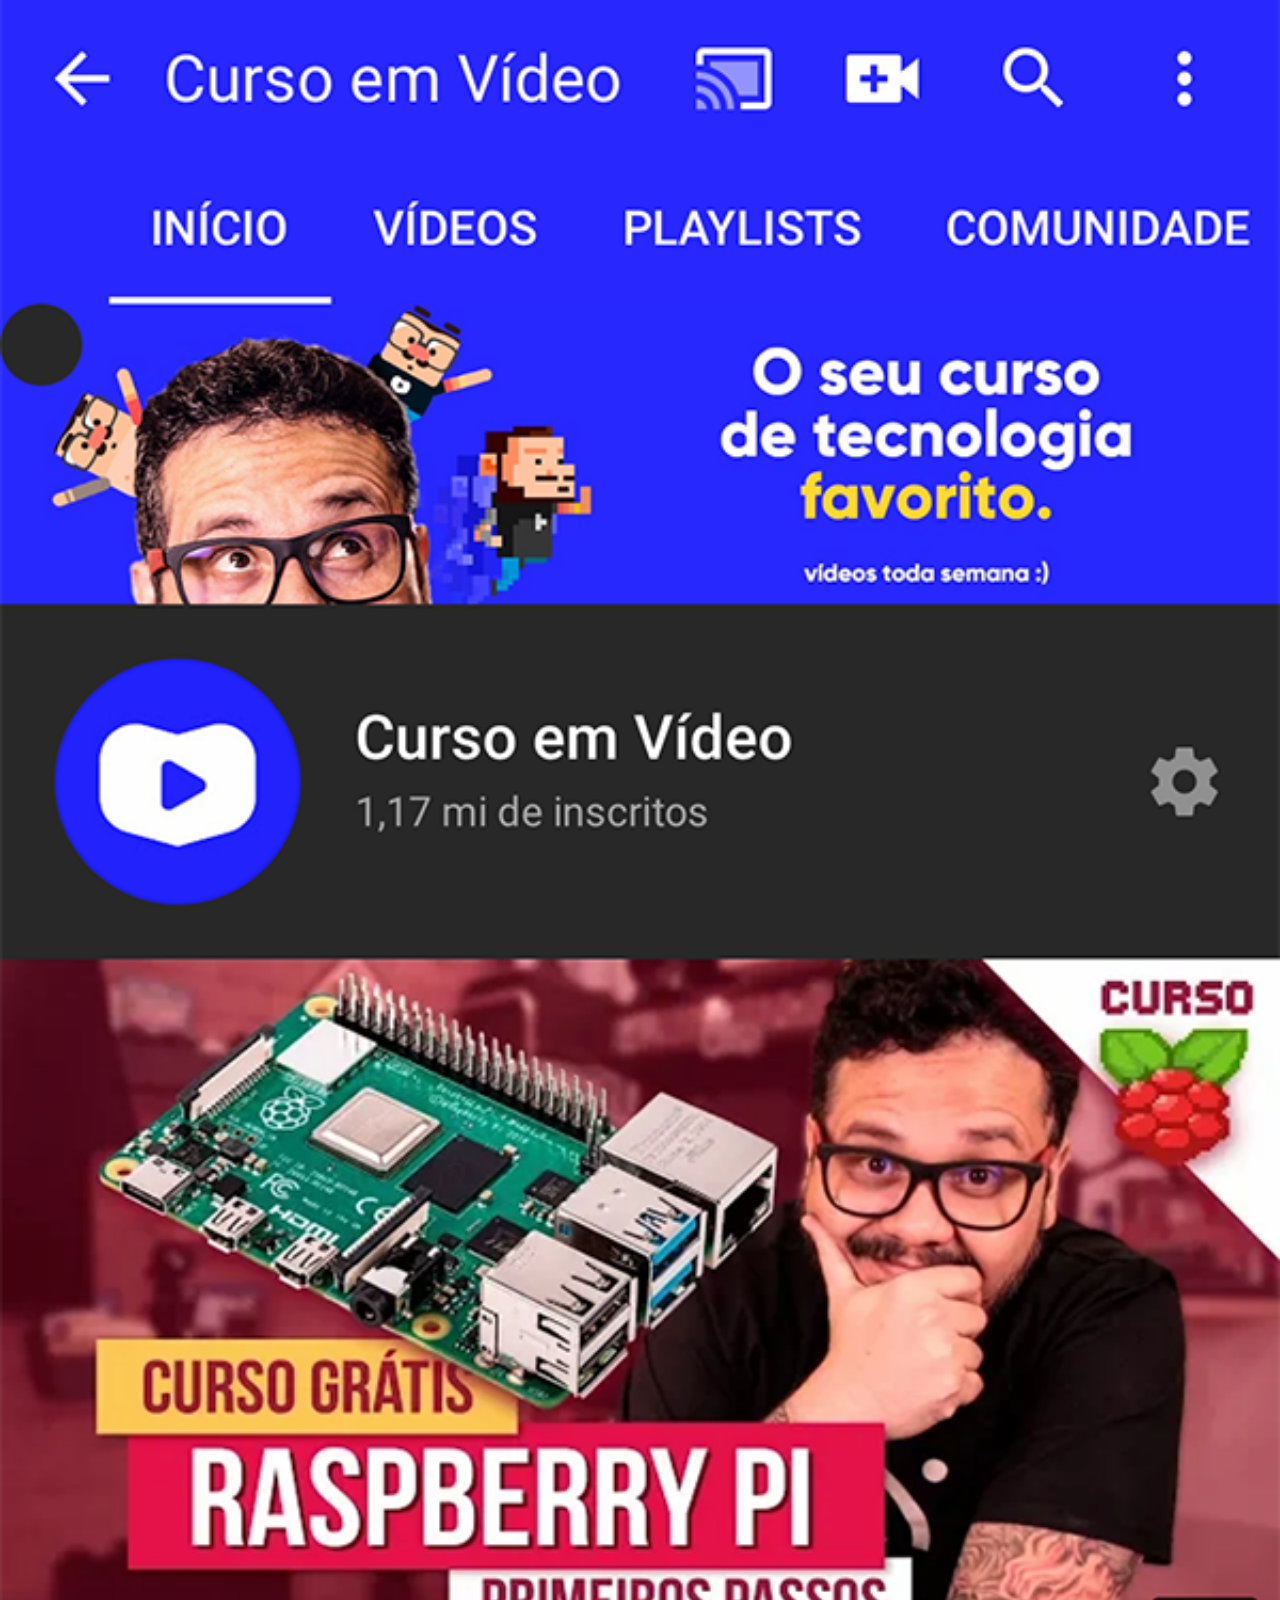
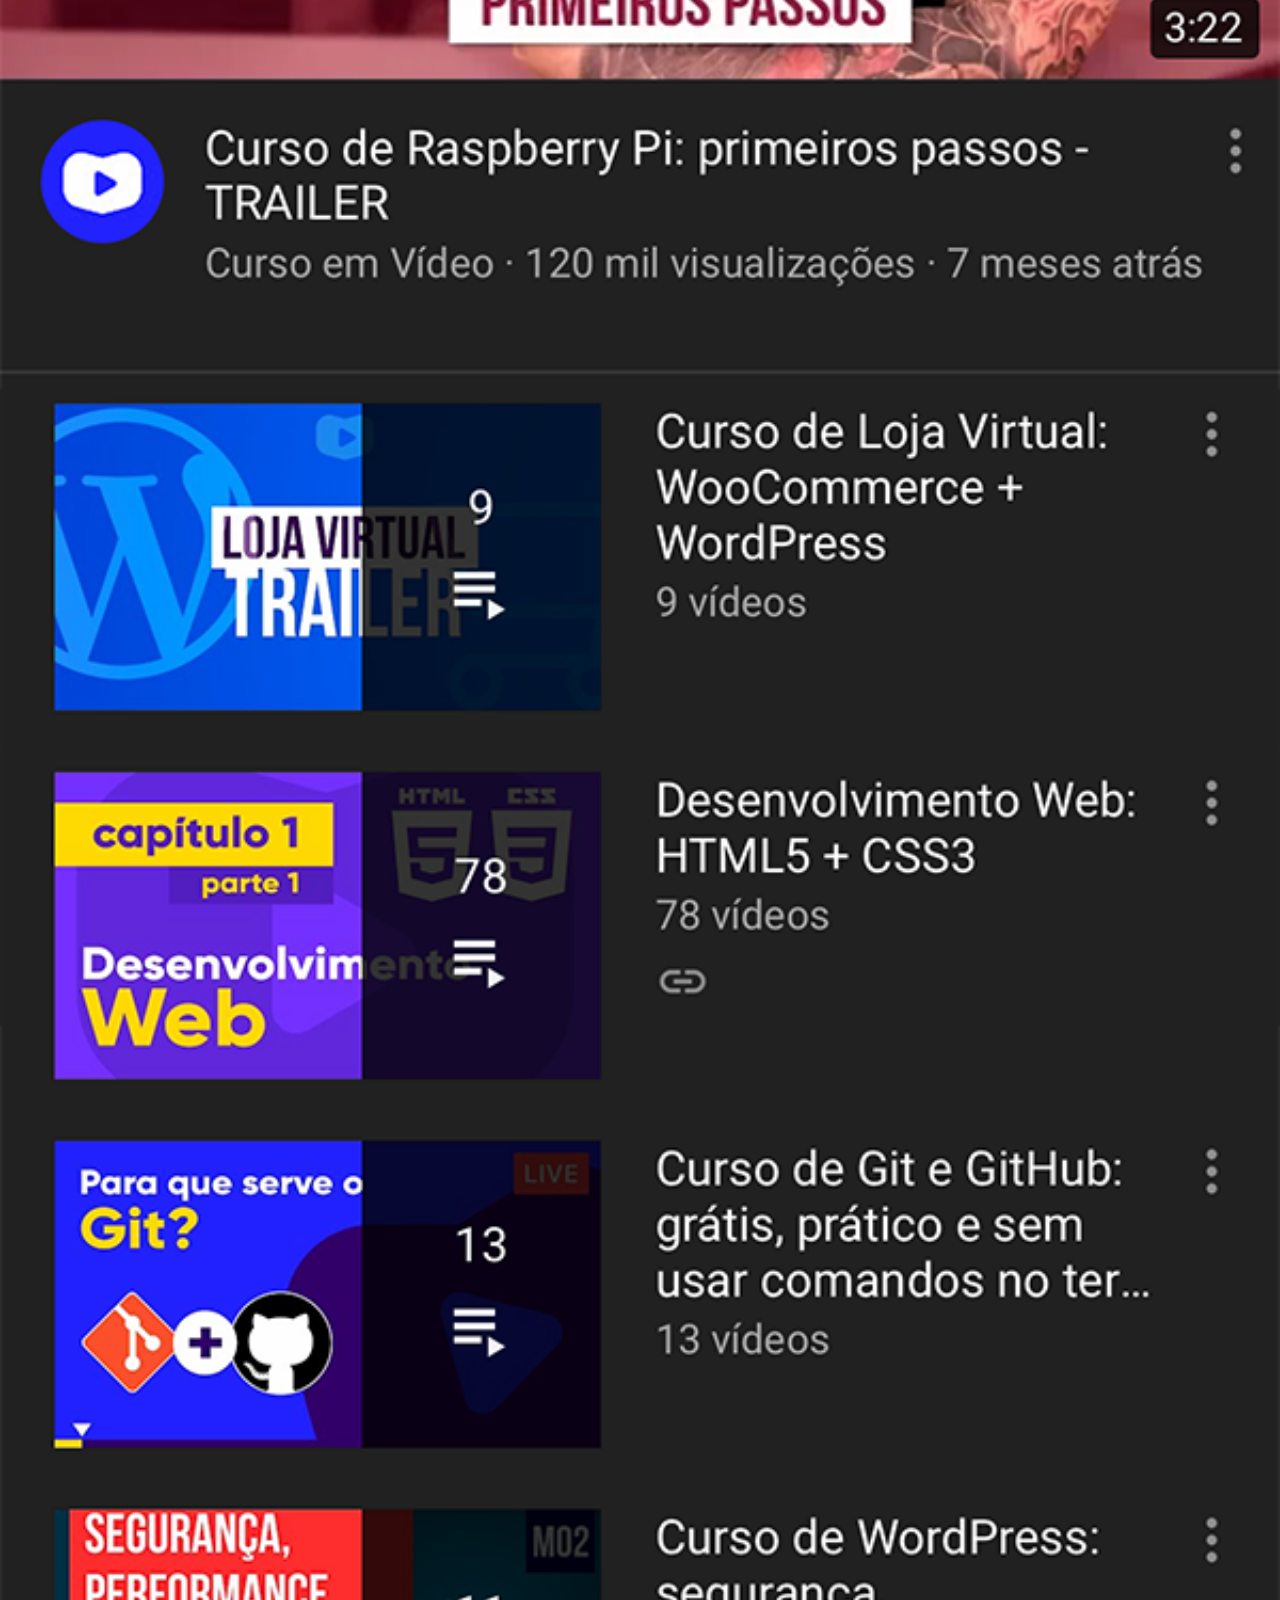
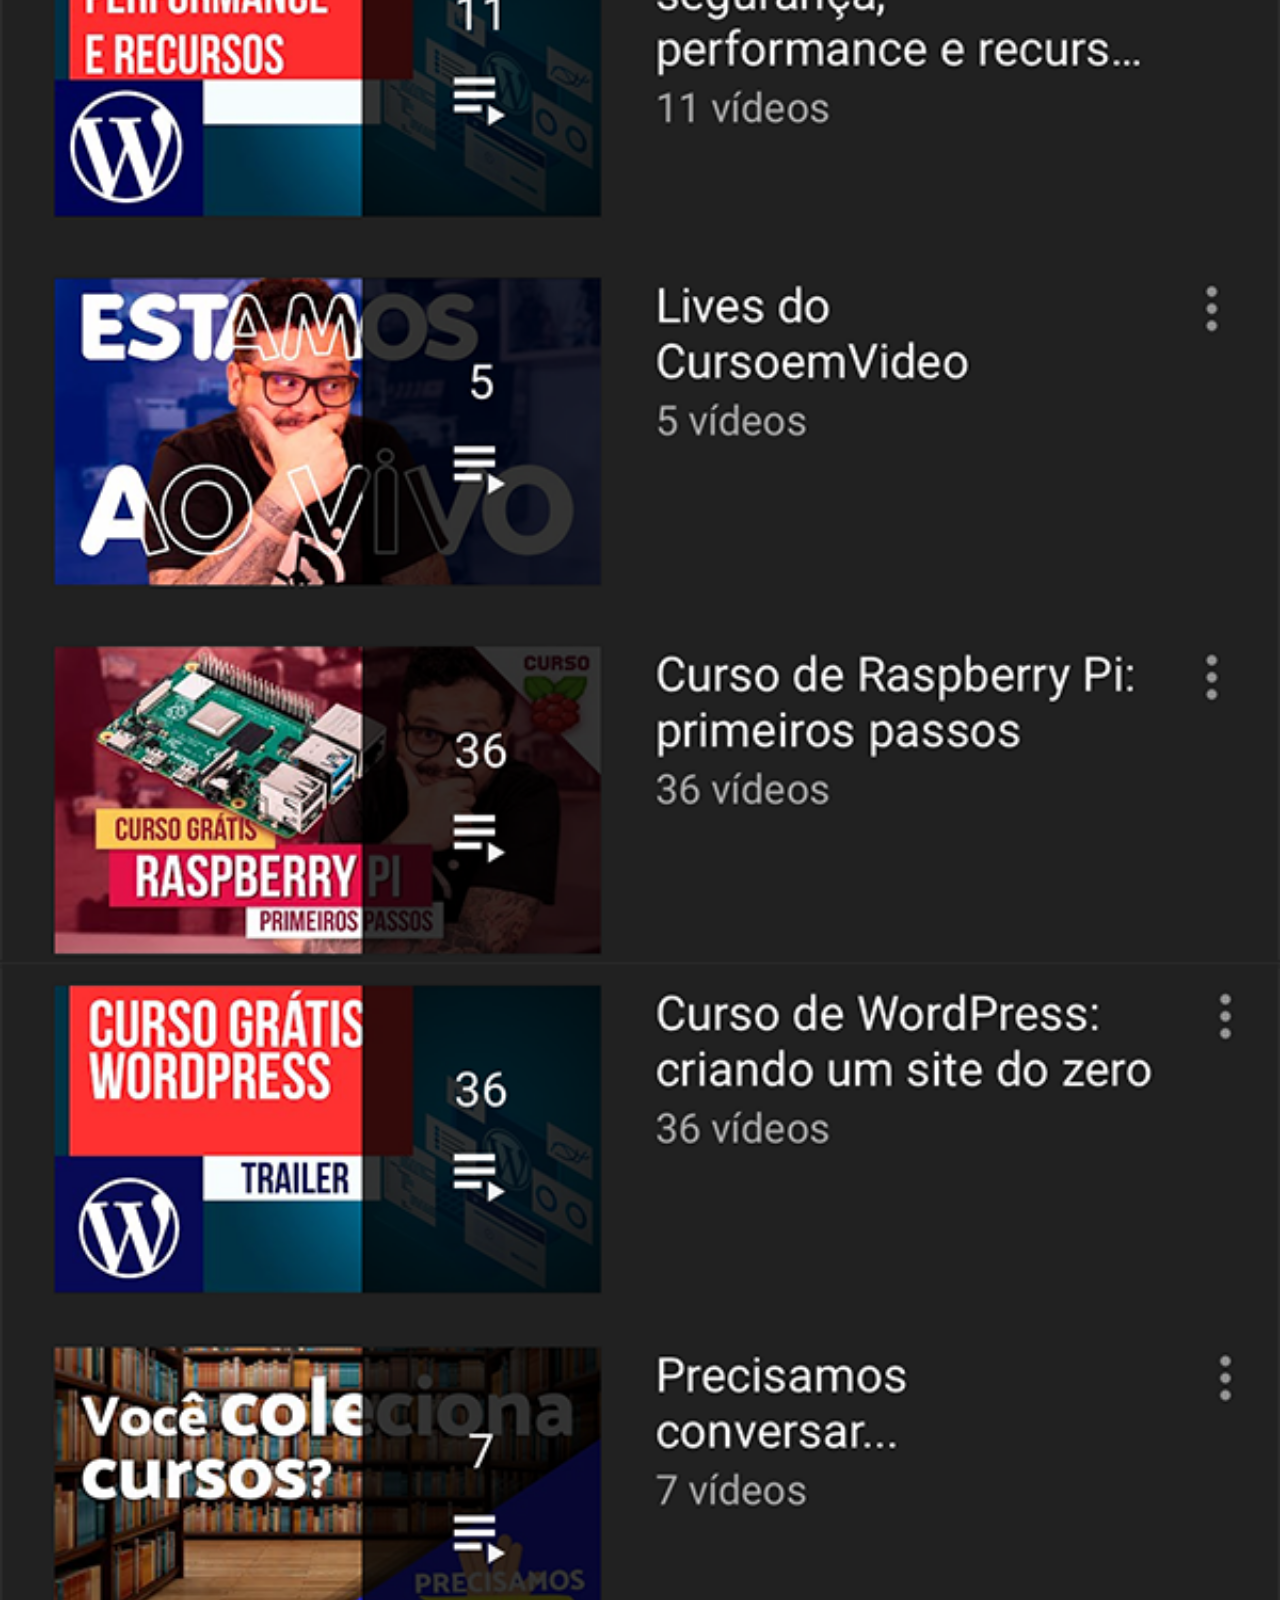
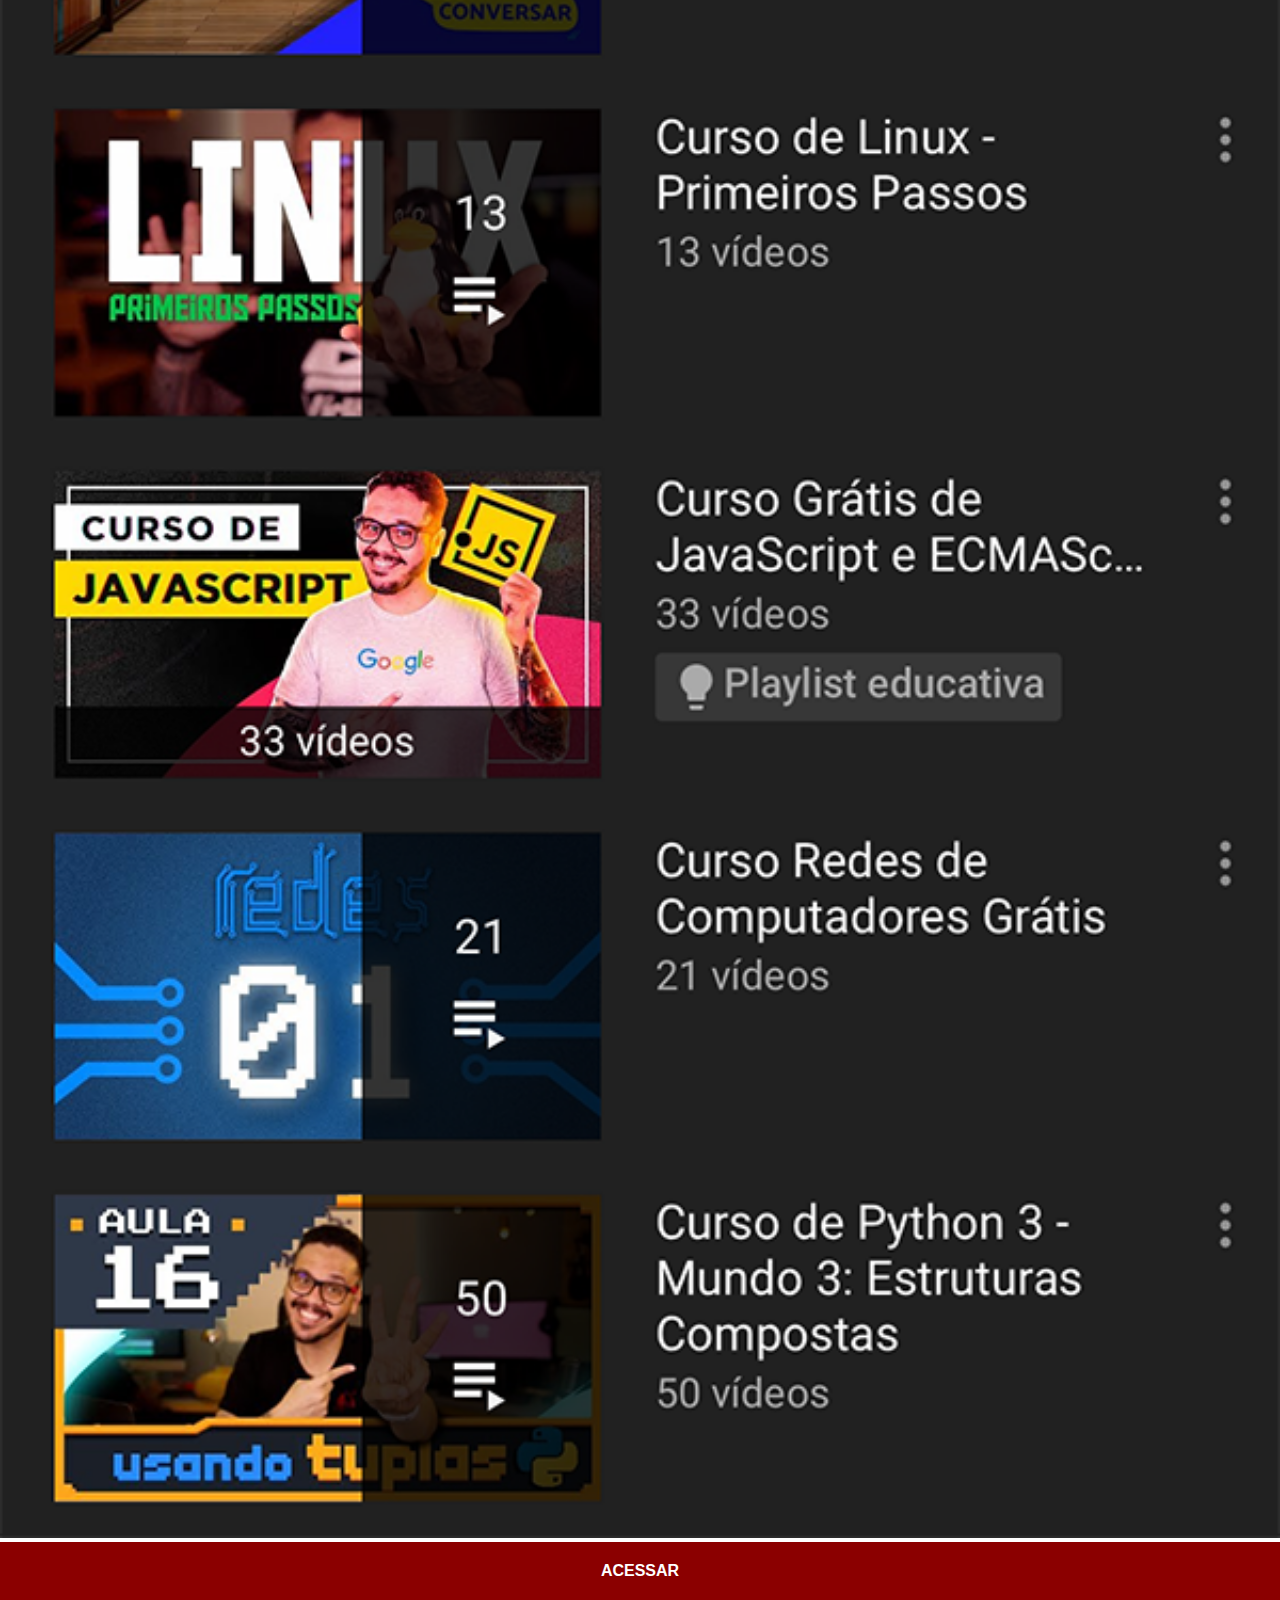
<file: youtube.html>
<!DOCTYPE html>
<html lang="pt-br">
<head>
    <meta charset="UTF-8">
    <meta http-equiv="X-UA-Compatible" content="IE=edge">
    <meta name="viewport" content="width=device-width, initial-scale=1.0">
    <title>Youtube</title>
    <link rel="stylesheet" href="estilos/social/style.css">
    
</head>
<body>
    <img src="imagens/tela-youtube.png" alt="Youtube">
    <a href="https://www.youtube.com/results?search_query=curso+em+video" target="_blank">ACESSAR</a>
</body>
</html>
</file>
<file: estilos/style.css>
@charset "UTF-8";

*{
    margin: 0px;
    padding: 0px;
}

html, body{
    height: 100vh;
    width: 100vw;
    background-color: black;
}

body{
    background-image: url('../imagens/fundo-madeira.jpg');
    background-size: cover;
    background-position: center center;
    background-attachment: fixed;
}

main{
    height: 100vh;
    position: relative;  
}

#phone{
    position: absolute;
    top: 50%;
    left: 50%;
    transform: translate(-50%, -50%);
    
    height: 627px;
    width:311px;
    background: url('../imagens/frame-iphone.png') no-repeat center top ;
}

#tela{
    position: relative;
    top: 79px;
    left: 22px;
    width: 268px;
    height: 472px;
}

#redes img{
    width: 50px;
    margin: 10px;
    border-radius: 50%;
    box-shadow: 2px 2px 5px rgba(0, 0, 0, 0.342);
    box-sizing: border-box;  /*Fazendo a borda fazer parte da caixa, para ao passar o mouse não alterar os outros*/
}

#redes{
    padding-top: 50px;
}

section#redes img:hover{
    border: 2px solid rgb(255, 255, 255, 0.637);
    transform: translate(-3px, -3px);
    box-shadow: 5px 5px 10px rgb(0, 0, 0, 0.623);
    transition: 0.1s;
    
}
</file>
<file: estilos/social/style.css>
@charset "UTF-8";

*{
    margin: 0px;
    padding: 0px;
    font-family: Arial, Helvetica, sans-serif;
}

::-webkit-scrollbar{ /*ESCONDER O SCROLL*/
    width: 0px;
    height: 0px;
}



img{
    width: 100vw;
}

a{
    display: block; /*fAZ O LINK FICAR EM BAIXO DO CONTEUDO DO IFRAME*/
    background-color: darkred;
    color: white;
    padding: 20px;
    text-align: center;
    font-weight: bolder;
    text-decoration: none;
}

a:hover{
    transform: scale(1.15);
    transition: 0.1s;
    background-color: red;
}

#gh:hover{
    background-color: rgb(118, 185, 17);
}
#tw:hover{
    background-color: rgb(62, 165, 233);
}
#fb:hover{
    background-color: rgb(24, 74, 240);
}
</file>
